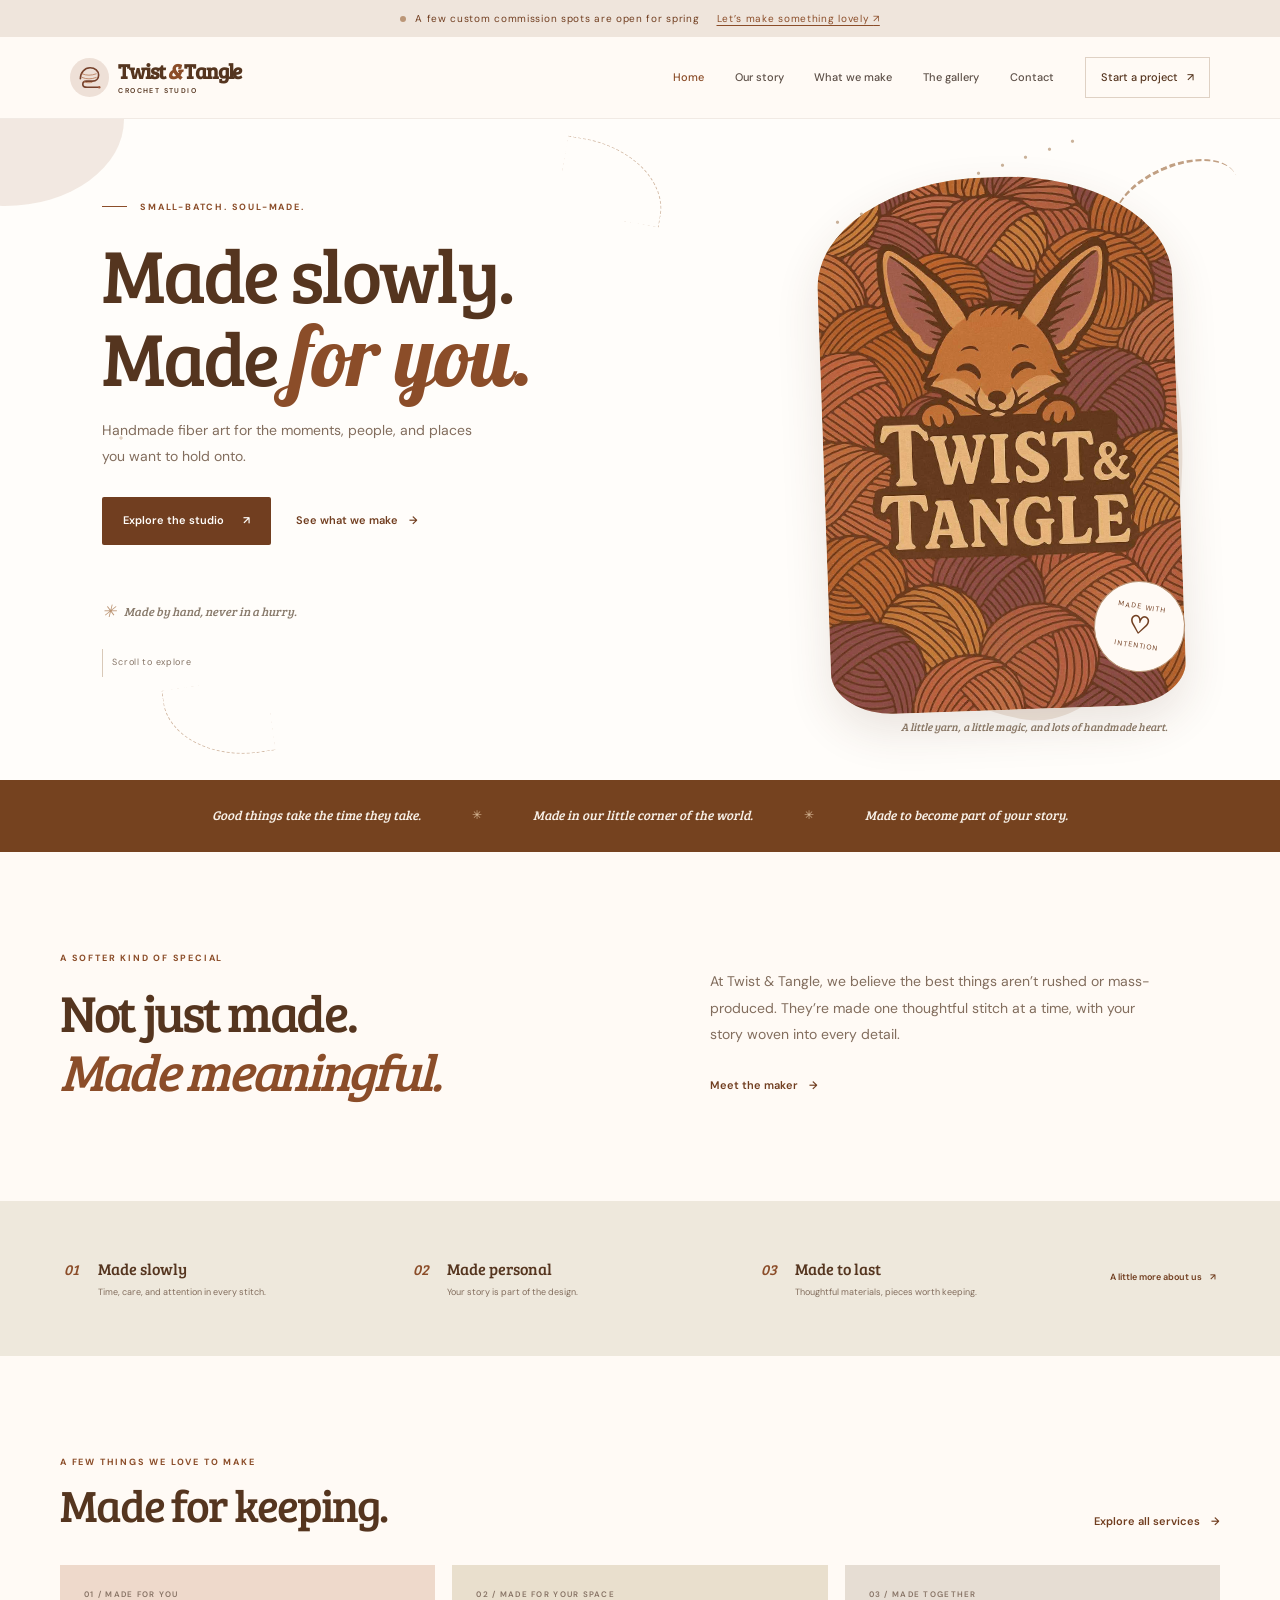
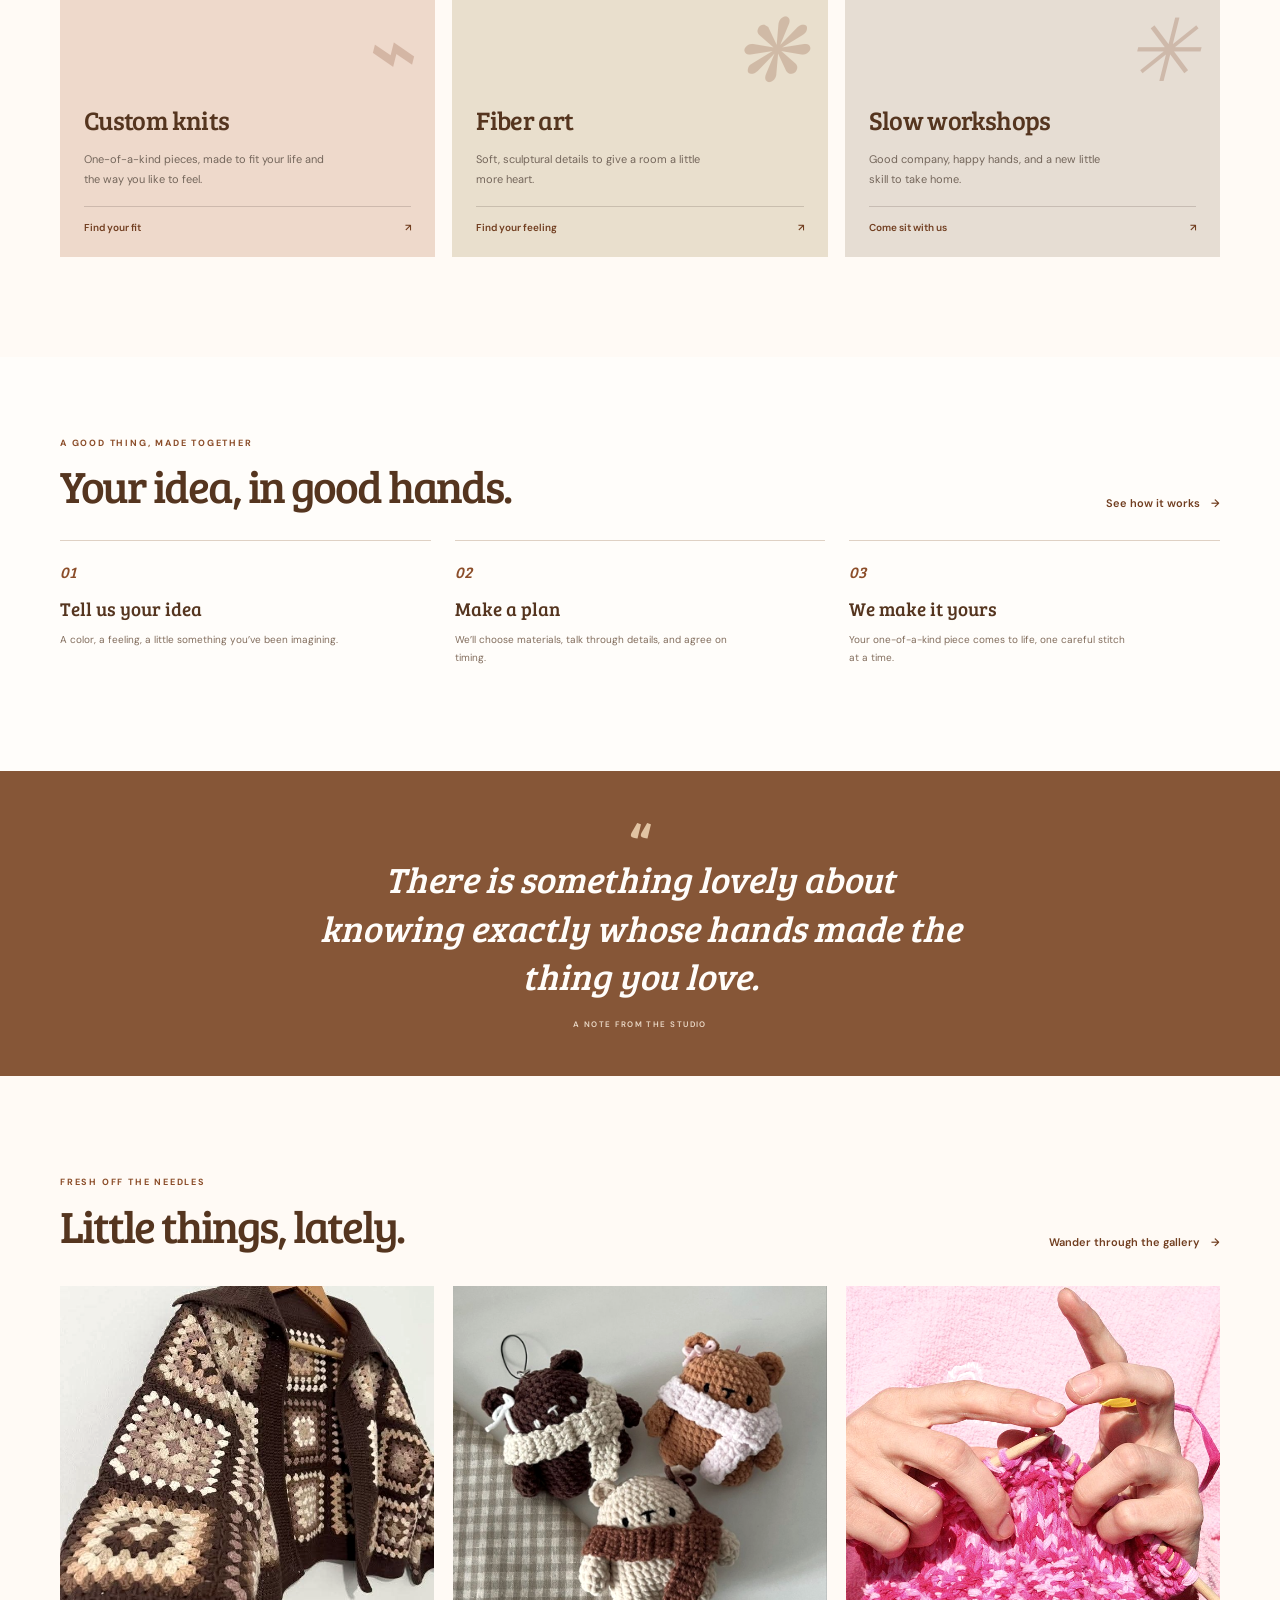
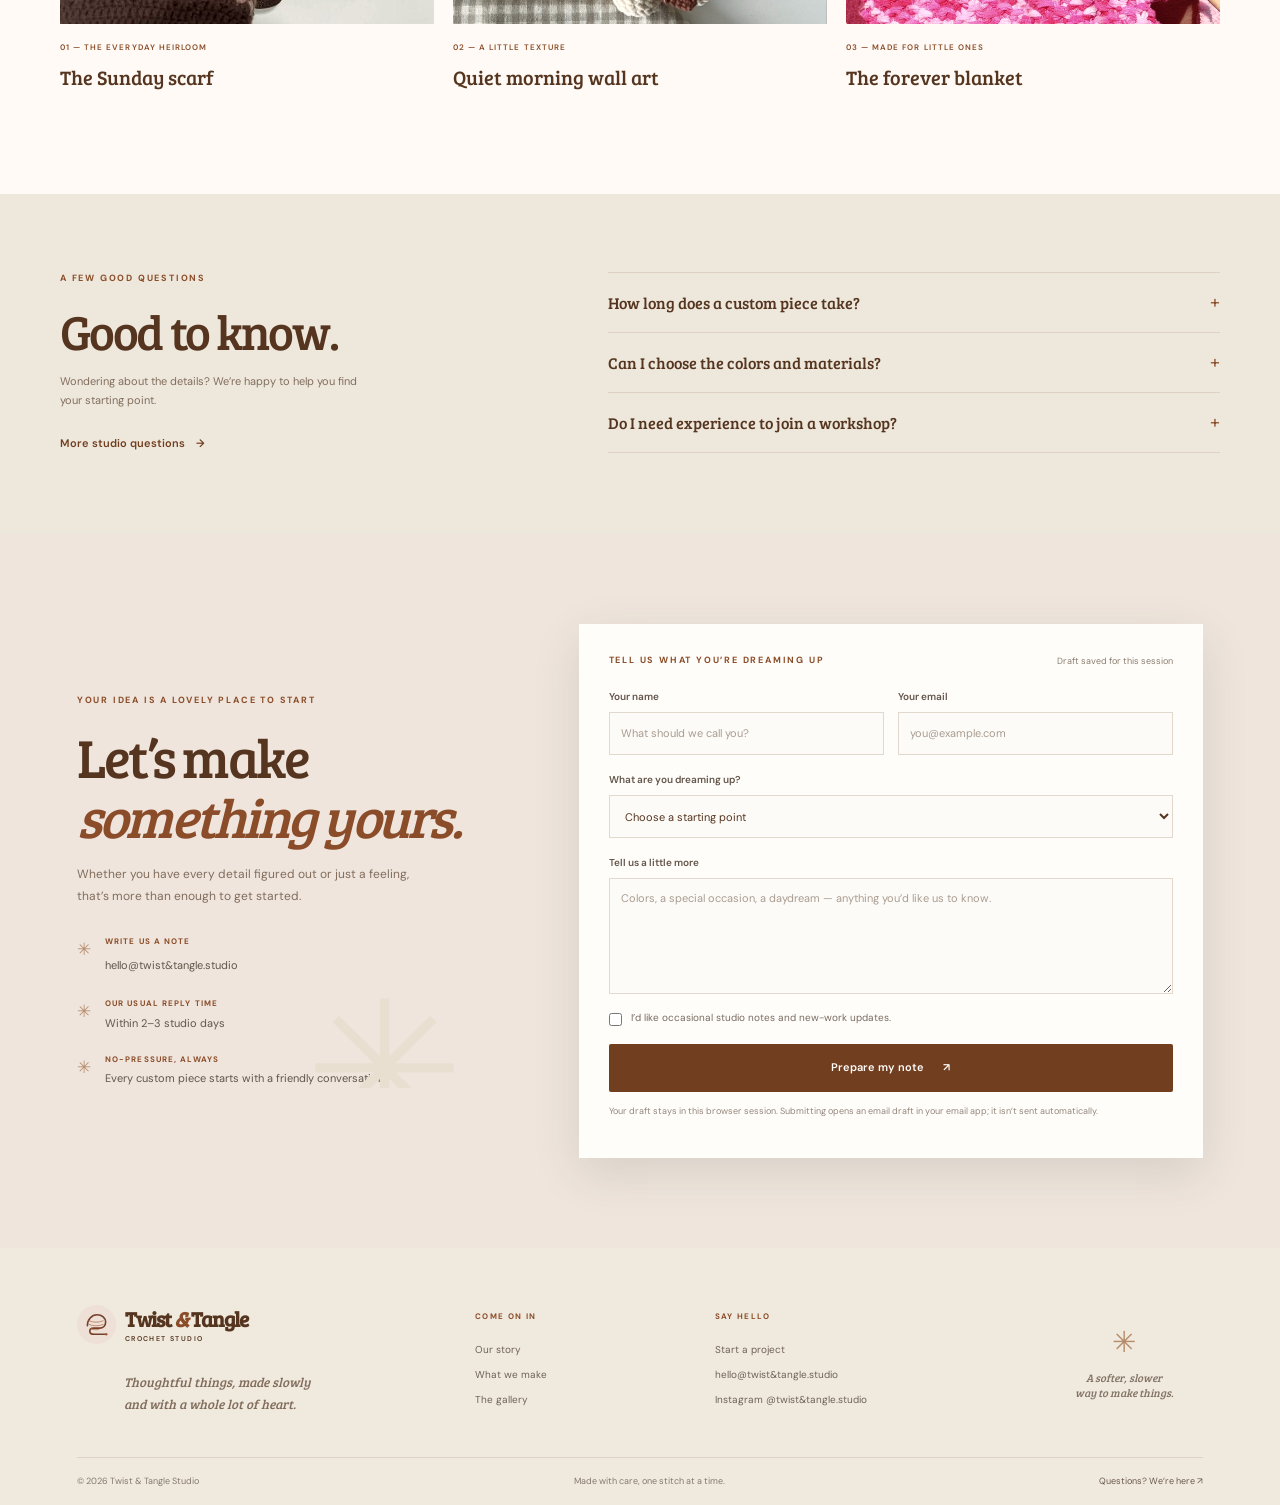
<file: index.html>
<!doctype html>
<html lang="en">
<head>
  <meta charset="utf-8">
  <meta name="viewport" content="width=device-width, initial-scale=1">
  <meta name="theme-color" content="#fffaf5">
  <meta name="description" content="Thoughtful, handmade fiber art and heirloom pieces, created slowly and made just for you.">
  <title>Twist &amp; Tangle Studio — Handmade, with heart</title>
  <link rel="icon" href="assets/images/mark.svg" type="image/svg+xml">
  <link rel="stylesheet" href="assets/css/style.css">
  <script src="assets/js/main.js" defer></script>
</head>
<body>
  <div class="announcement"><span class="announcement__dot"></span> A few custom commission spots are open for spring <a href="#contact">Let’s make something lovely <span aria-hidden="true">↗</span></a></div>
  <header class="site-header">
    <a class="brand" href="#top" aria-label="Twist and Tangle Studio home">
      <img class="brand__mark" src="assets/images/mark.svg" alt="">
      <span class="brand__text">Twist <span>&amp;</span> Tangle<small>CROCHET STUDIO</small></span>
    </a>
    <button class="menu-toggle" type="button" aria-expanded="false" aria-controls="primary-nav" aria-label="Open navigation"><span></span><span></span></button>
    <nav class="primary-nav" id="primary-nav" aria-label="Main navigation">
      <a href="#top" aria-current="page">Home</a>
      <a href="#studio">Our story</a>
      <a href="#services">What we make</a>
      <a href="#work">The gallery</a>
      <a href="#contact">Contact</a>
      <a class="nav-cta" href="#contact">Start a project <span aria-hidden="true">↗</span></a>
    </nav>
  </header>

  <main>
    <section class="hero" id="top">
      <div class="hero__stitches hero__stitches--one" aria-hidden="true">· · · · · · · · · · ·</div>
      <div class="hero__copy">
        <p class="eyebrow"><span class="eyebrow__line"></span> SMALL-BATCH. SOUL-MADE.</p>
        <h1>Made slowly.<br>Made <span class="serif-italic">for you.</span></h1>
        <p class="hero__intro">Handmade fiber art for the moments, people, and places you want to hold onto.</p>
        <div class="hero__actions">
          <a class="button button--dark" href="#services">Explore the studio <span aria-hidden="true">↗</span></a>
          <a class="text-link" href="#work">See what we make <span aria-hidden="true">→</span></a>
        </div>
        <div class="hero__note"><span class="note-flower" aria-hidden="true">✳</span> Made by hand, never in a hurry.</div>
        <a class="scroll-cue" href="#studio"><span class="scroll-cue__line" aria-hidden="true"></span> Scroll to explore</a>
      </div>
      <div class="hero__art">
        <div class="hero__art-frame">
          <img src="assets/images/p.jpg" alt="Twist & Tangle fox mascot nestled among colorful balls of yarn">
        </div>
        <div class="hero__stamp" aria-hidden="true"><span>MADE WITH</span><strong>♡</strong><span>INTENTION</span></div>
        <span class="hero__caption">A little yarn, a little magic, and lots of handmade heart.</span>
      </div>
      <span class="hero__corner hero__corner--top" aria-hidden="true"></span>
      <span class="hero__corner hero__corner--bottom" aria-hidden="true"></span>
    </section>

    <section class="intro-strip">
      <p>Good things take the time they take.</p>
      <span class="intro-strip__ornament" aria-hidden="true">✳</span>
      <p>Made in our little corner of the world.</p>
      <span class="intro-strip__ornament" aria-hidden="true">✳</span>
      <p>Made to become part of your story.</p>
    </section>

    <section class="section welcome-section" id="studio">
      <div class="section-heading">
        <p class="eyebrow">A SOFTER KIND OF SPECIAL</p>
        <h2>Not just made.<br><span class="serif-italic">Made meaningful.</span></h2>
      </div>
      <div class="welcome-section__body">
        <p>At Twist &amp; Tangle, we believe the best things aren’t rushed or mass-produced. They’re made one thoughtful stitch at a time, with your story woven into every detail.</p>
        <a class="text-link" href="about.html">Meet the maker <span aria-hidden="true">→</span></a>
      </div>
    </section>

    <section class="studio-values" aria-label="What matters at Twist and Tangle">
      <div class="studio-values__inner">
        <article><span>01</span><h3>Made slowly</h3><p>Time, care, and attention in every stitch.</p></article>
        <article><span>02</span><h3>Made personal</h3><p>Your story is part of the design.</p></article>
        <article><span>03</span><h3>Made to last</h3><p>Thoughtful materials, pieces worth keeping.</p></article>
        <a class="studio-values__link" href="about.html">A little more about us <span aria-hidden="true">↗</span></a>
      </div>
    </section>

    <section class="section offerings-section" id="services">
      <div class="section-topline">
        <div><p class="eyebrow">A FEW THINGS WE LOVE TO MAKE</p><h2>Made for keeping.</h2></div>
        <a class="text-link" href="services.html">Explore all services <span aria-hidden="true">→</span></a>
      </div>
      <div class="offering-grid">
        <a class="offering-card offering-card--rose" href="services.html#custom-knit">
          <span class="offering-card__number">01 / MADE FOR YOU</span>
          <span class="offering-card__illustration" aria-hidden="true">⌁</span>
          <h3>Custom knits</h3><p>One-of-a-kind pieces, made to fit your life and the way you like to feel.</p>
          <span class="offering-card__link">Find your fit <span aria-hidden="true">↗</span></span>
        </a>
        <a class="offering-card offering-card--sand" href="services.html#fiber-art">
          <span class="offering-card__number">02 / MADE FOR YOUR SPACE</span>
          <span class="offering-card__illustration" aria-hidden="true">❋</span>
          <h3>Fiber art</h3><p>Soft, sculptural details to give a room a little more heart.</p>
          <span class="offering-card__link">Find your feeling <span aria-hidden="true">↗</span></span>
        </a>
        <a class="offering-card offering-card--sage" href="services.html#workshops">
          <span class="offering-card__number">03 / MADE TOGETHER</span>
          <span class="offering-card__illustration" aria-hidden="true">✳</span>
          <h3>Slow workshops</h3><p>Good company, happy hands, and a new little skill to take home.</p>
          <span class="offering-card__link">Come sit with us <span aria-hidden="true">↗</span></span>
        </a>
      </div>
    </section>

    <section class="home-process">
      <div class="section">
        <div class="section-topline">
          <div><p class="eyebrow">A GOOD THING, MADE TOGETHER</p><h2>Your idea, in good hands.</h2></div>
          <a class="text-link" href="services.html">See how it works <span aria-hidden="true">→</span></a>
        </div>
        <div class="home-process__steps">
          <article><span>01</span><h3>Tell us your idea</h3><p>A color, a feeling, a little something you’ve been imagining.</p></article>
          <article><span>02</span><h3>Make a plan</h3><p>We’ll choose materials, talk through details, and agree on timing.</p></article>
          <article><span>03</span><h3>We make it yours</h3><p>Your one-of-a-kind piece comes to life, one careful stitch at a time.</p></article>
        </div>
      </div>
    </section>

    <section class="quote-band">
      <span class="quote-band__mark" aria-hidden="true">“</span>
      <blockquote>There is something lovely about knowing exactly whose hands made the thing you love.</blockquote>
      <span class="quote-band__caption">A NOTE FROM THE STUDIO</span>
    </section>

    <section class="section featured-work" id="work">
      <div class="section-topline">
        <div><p class="eyebrow">FRESH OFF THE NEEDLES</p><h2>Little things, lately.</h2></div>
        <a class="text-link" href="work.html">Wander through the gallery <span aria-hidden="true">→</span></a>
      </div>
      <div class="featured-grid">
        <a class="featured-card" href="work.html"><img src="assets/images/photos/g.jpg" alt="Close view of a handmade wool sweater in charcoal and cream"><span>01 — THE EVERYDAY HEIRLOOM</span><h3>The Sunday scarf</h3></a>
        <a class="featured-card" href="work.html"><img src="assets/images/photos/cc.jpg" alt="Handwoven red and dark brown textile wall hanging"><span>02 — A LITTLE TEXTURE</span><h3>Quiet morning wall art</h3></a>
        <a class="featured-card" href="work.html"><img src="assets/images/photos/pink-knitting.jpg" alt="Hands knitting a bright pink wool piece with wooden needles"><span>03 — MADE FOR LITTLE ONES</span><h3>The forever blanket</h3></a>
      </div>
    </section>

    <section class="home-faq" id="good-to-know">
      <div class="section">
        <div class="home-faq__intro"><p class="eyebrow">A FEW GOOD QUESTIONS</p><h2>Good to know.</h2><p>Wondering about the details? We’re happy to help you find your starting point.</p><a class="text-link" href="services.html">More studio questions <span aria-hidden="true">→</span></a></div>
        <div class="faq-list">
          <details><summary>How long does a custom piece take?<span aria-hidden="true">+</span></summary><p>Most custom pieces take around 3–6 weeks once the design and materials are agreed. We’ll confirm a clear timeline before we begin.</p></details>
          <details><summary>Can I choose the colors and materials?<span aria-hidden="true">+</span></summary><p>Absolutely. We’ll help you choose from a thoughtful selection of fibers and colors to make the finished piece feel like yours.</p></details>
          <details><summary>Do I need experience to join a workshop?<span aria-hidden="true">+</span></summary><p>Not at all. Our small-group sessions welcome complete beginners, and all the materials are provided.</p></details>
        </div>
      </div>
    </section>

    <section class="contact-layout section" id="contact">
      <div class="contact-details"><p class="eyebrow">YOUR IDEA IS A LOVELY PLACE TO START</p><h2>Let’s make<br><span class="serif-italic">something yours.</span></h2><p>Whether you have every detail figured out or just a feeling, that’s more than enough to get started.</p><div class="contact-detail"><span aria-hidden="true">✳</span><div><small>WRITE US A NOTE</small><a href="mailto:hello@twist&tangle.studio">hello@twist&tangle.studio</a></div></div><div class="contact-detail"><span aria-hidden="true">✳</span><div><small>OUR USUAL REPLY TIME</small><p>Within 2–3 studio days</p></div></div><div class="contact-detail"><span aria-hidden="true">✳</span><div><small>NO-PRESSURE, ALWAYS</small><p>Every custom piece starts with a friendly conversation.</p></div></div><div class="contact-flower" aria-hidden="true">✳</div></div>
      <form class="inquiry-form" id="inquiry-form" data-inquiry-form>
        <div class="form-heading"><p class="eyebrow">TELL US WHAT YOU’RE DREAMING UP</p><span class="draft-status" data-draft-status>Draft saved for this session</span></div>
        <div class="form-row"><label>Your name<input type="text" name="name" autocomplete="name" placeholder="What should we call you?" required></label><label>Your email<input type="email" name="email" autocomplete="email" placeholder="you@example.com" required></label></div>
        <label>What are you dreaming up?<select name="project" required><option value="">Choose a starting point</option><option>Custom knits</option><option>Fiber art &amp; home</option><option>Slow workshops</option><option>A little bit of everything</option><option>Not sure yet</option></select></label>
        <div class="selected-inquiries" data-selected-inquiries hidden></div>
        <label>Tell us a little more<textarea name="message" rows="5" placeholder="Colors, a special occasion, a daydream — anything you’d like us to know."></textarea></label>
        <label class="checkbox-label"><input type="checkbox" name="updates"><span>I’d like occasional studio notes and new-work updates.</span></label>
        <button class="button button--dark form-submit" type="submit">Prepare my note <span aria-hidden="true">↗</span></button>
        <p class="form-footnote">Your draft stays in this browser session. Submitting opens an email draft in your email app; it isn’t sent automatically.</p>
        <p class="form-message" role="status" aria-live="polite" data-form-message></p>
      </form>
    </section>
  </main>

  <footer class="site-footer">
    <div class="footer-main">
      <div class="footer-about"><a class="brand brand--footer" href="#top"><img class="brand__mark" src="assets/images/mark.svg" alt=""><span class="brand__text">Twist <span>&amp;</span> Tangle<small>CROCHET STUDIO</small></span></a><p>Thoughtful things, made slowly<br>and with a whole lot of heart.</p></div>
      <div class="footer-column"><span class="footer-heading">COME ON IN</span><a href="#studio">Our story</a><a href="#services">What we make</a><a href="#work">The gallery</a></div>
      <div class="footer-column"><span class="footer-heading">SAY HELLO</span><a href="#contact">Start a project</a><a href="mailto:hello@twist&tangle.studio">hello@twist&tangle.studio</a><span>Instagram <span aria-label="at">@</span>twist&tangle.studio</span></div>
      <div class="footer-note"><span aria-hidden="true">✳</span><p>A softer, slower<br>way to make things.</p></div>
    </div>
    
    <div class="footer-bottom"><span>© <span data-year>2025</span> Twist &amp; Tangle Studio</span><span>Made with care, one stitch at a time.</span><a href="#contact">Questions? We’re here <span aria-hidden="true">↗</span></a></div>
  </footer>
  <div class="toast" role="status" aria-live="polite"></div>
</body>
</html>
</file>
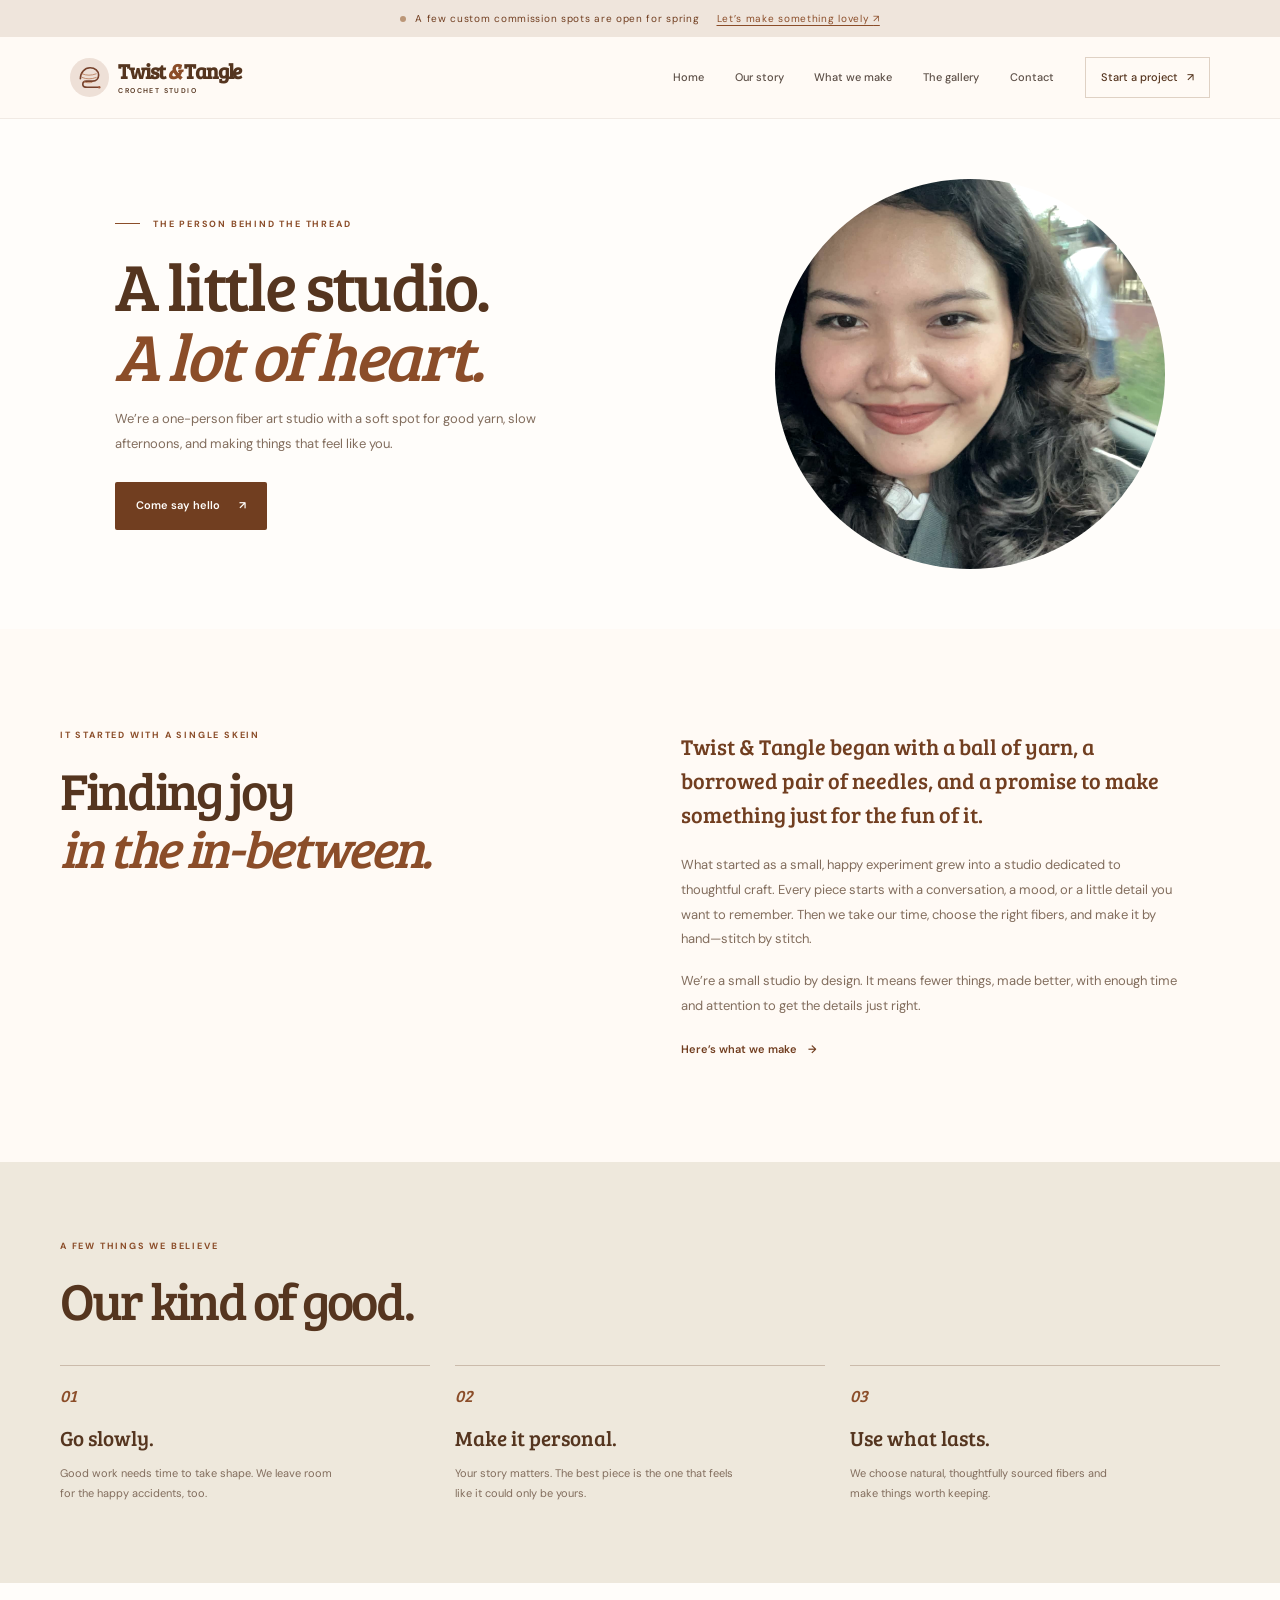
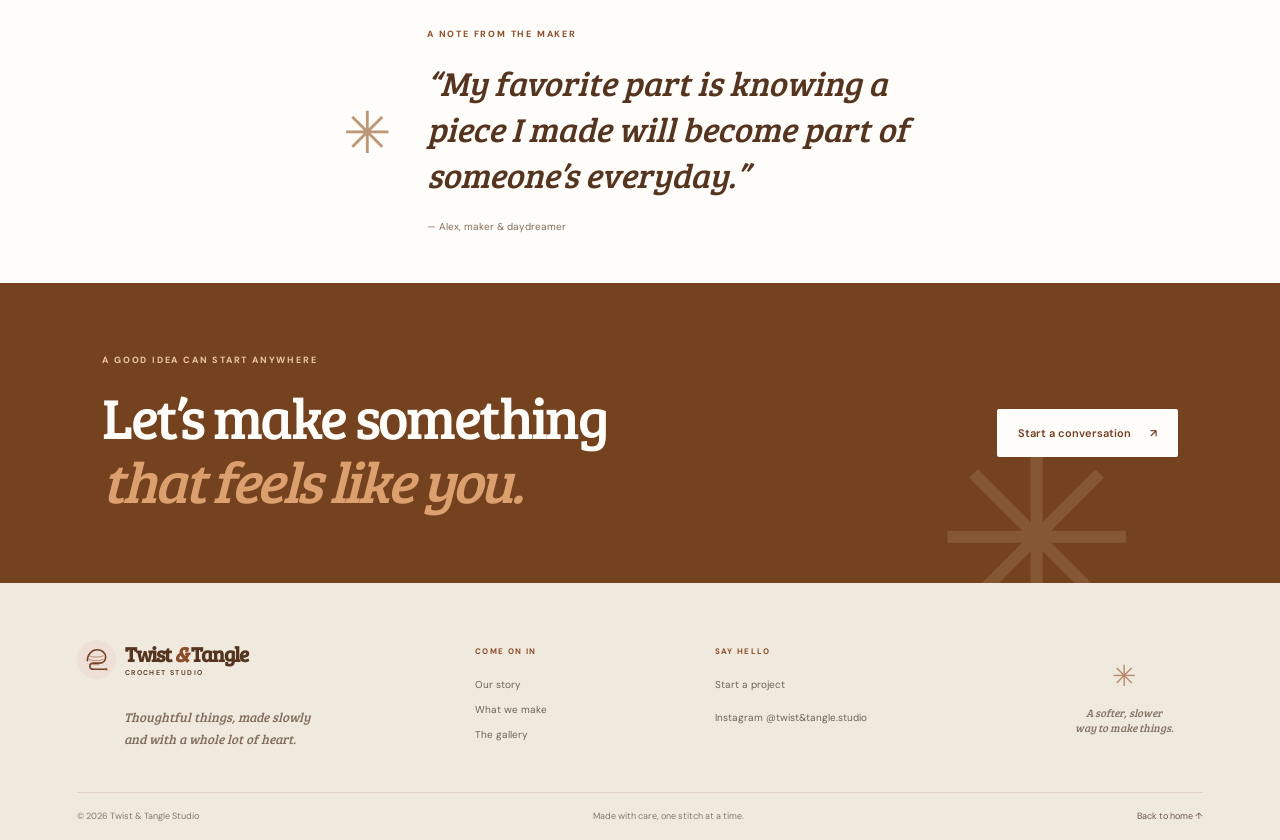
<file: about.html>
<!doctype html>
<html lang="en">
<head>
  <meta charset="utf-8">
  <meta name="viewport" content="width=device-width, initial-scale=1">
  <meta name="theme-color" content="#fffaf5">
  <meta name="description" content="Meet the maker behind Twist & Tangle Studio and the story stitched into every piece.">
  <title>Our story — Twist &amp; Tangle Studio</title>
  <link rel="icon" href="assets/images/mark.svg" type="image/svg+xml">
  <link rel="stylesheet" href="assets/css/style.css">
  <script src="assets/js/main.js" defer></script>
</head>
<body>
  <div class="announcement"><span class="announcement__dot"></span> A few custom commission spots are open for spring <a href="index.html#contact">Let’s make something lovely <span aria-hidden="true">↗</span></a></div>
  <header class="site-header">
    <a class="brand" href="index.html#top" aria-label="Twist and Tangle Studio home"><img class="brand__mark" src="assets/images/mark.svg" alt=""><span class="brand__text">Twist <span>&amp;</span> Tangle<small>CROCHET STUDIO</small></span></a>
    <button class="menu-toggle" type="button" aria-expanded="false" aria-controls="primary-nav" aria-label="Open navigation"><span></span><span></span></button>
    <nav class="primary-nav" id="primary-nav" aria-label="Main navigation">
      <a href="index.html#top">Home</a><a href="index.html#studio">Our story</a><a href="index.html#services">What we make</a><a href="index.html#work">The gallery</a><a href="index.html#contact">Contact</a><a class="nav-cta" href="index.html#contact">Start a project <span aria-hidden="true">↗</span></a>
    </nav>
  </header>
  <main>
    <section class="page-hero page-hero--split">
      <div><p class="eyebrow"><span class="eyebrow__line"></span> THE PERSON BEHIND THE THREAD</p><h1>A little studio.<br><span class="serif-italic">A lot of heart.</span></h1><p>We’re a one-person fiber art studio with a soft spot for good yarn, slow afternoons, and making things that feel like you.</p><a class="button button--dark" href="index.html#contact">Come say hello <span aria-hidden="true">↗</span></a></div>
      <div class="page-hero__art"><img src="assets/images/photos/cen.jpg" alt="Hand-knitted wool sweater with natural handspun yarn"></div>
    </section>
    <section class="section story-section">
      <div class="section-heading"><p class="eyebrow">IT STARTED WITH A SINGLE SKEIN</p><h2>Finding joy<br><span class="serif-italic">in the in-between.</span></h2></div>
      <div class="story-copy"><p class="lead">Twist &amp; Tangle began with a ball of yarn, a borrowed pair of needles, and a promise to make something just for the fun of it.</p><p>What started as a small, happy experiment grew into a studio dedicated to thoughtful craft. Every piece starts with a conversation, a mood, or a little detail you want to remember. Then we take our time, choose the right fibers, and make it by hand—stitch by stitch.</p><p>We’re a small studio by design. It means fewer things, made better, with enough time and attention to get the details just right.</p><a class="text-link" href="index.html#services">Here’s what we make <span aria-hidden="true">→</span></a></div>
    </section>
    <section class="values-section">
      <div class="section section--compact"><p class="eyebrow">A FEW THINGS WE BELIEVE</p><h2>Our kind of good.</h2>
        <div class="values-grid"><article><span>01</span><h3>Go slowly.</h3><p>Good work needs time to take shape. We leave room for the happy accidents, too.</p></article><article><span>02</span><h3>Make it personal.</h3><p>Your story matters. The best piece is the one that feels like it could only be yours.</p></article><article><span>03</span><h3>Use what lasts.</h3><p>We choose natural, thoughtfully sourced fibers and make things worth keeping.</p></article></div>
      </div>
    </section>
    <section class="maker-note"><span class="maker-note__flower" aria-hidden="true">✳</span><div><p class="eyebrow">A NOTE FROM THE MAKER</p><blockquote>“My favorite part is knowing a piece I made will become part of someone’s everyday.”</blockquote><span>— Alex, maker &amp; daydreamer</span></div></section>
    <section class="closing-cta"><div><p class="eyebrow">A GOOD IDEA CAN START ANYWHERE</p><h2>Let’s make something<br><span class="serif-italic">that feels like you.</span></h2></div><a class="button button--light" href="index.html#contact">Start a conversation <span aria-hidden="true">↗</span></a><span class="closing-cta__flower" aria-hidden="true">✳</span></section>
  </main>
  <footer class="site-footer"><div class="footer-main"><div class="footer-about"><a class="brand brand--footer" href="index.html#top"><img class="brand__mark" src="assets/images/mark.svg" alt=""><span class="brand__text">Twist <span>&amp;</span> Tangle<small>CROCHET STUDIO</small></span></a><p>Thoughtful things, made slowly<br>and with a whole lot of heart.</p></div><div class="footer-column"><span class="footer-heading">COME ON IN</span><a href="index.html#studio">Our story</a><a href="index.html#services">What we make</a><a href="index.html#work">The gallery</a></div><div class="footer-column"><span class="footer-heading">SAY HELLO</span><a href="index.html#contact">Start a project</a><a href="mailto:hello@twist&tangle.studio"></a><span>Instagram <span aria-label="at">@</span>twist&tangle.studio</span></div><div class="footer-note"><span aria-hidden="true">✳</span><p>A softer, slower<br>way to make things.</p></div></div><div class="footer-bottom"><span>© <span data-year>2025</span> Twist &amp; Tangle Studio</span><span>Made with care, one stitch at a time.</span><a href="index.html#top">Back to home <span aria-hidden="true">↑</span></a></div></footer>
  <div class="toast" role="status" aria-live="polite"></div>
</body>
</html>
</file>
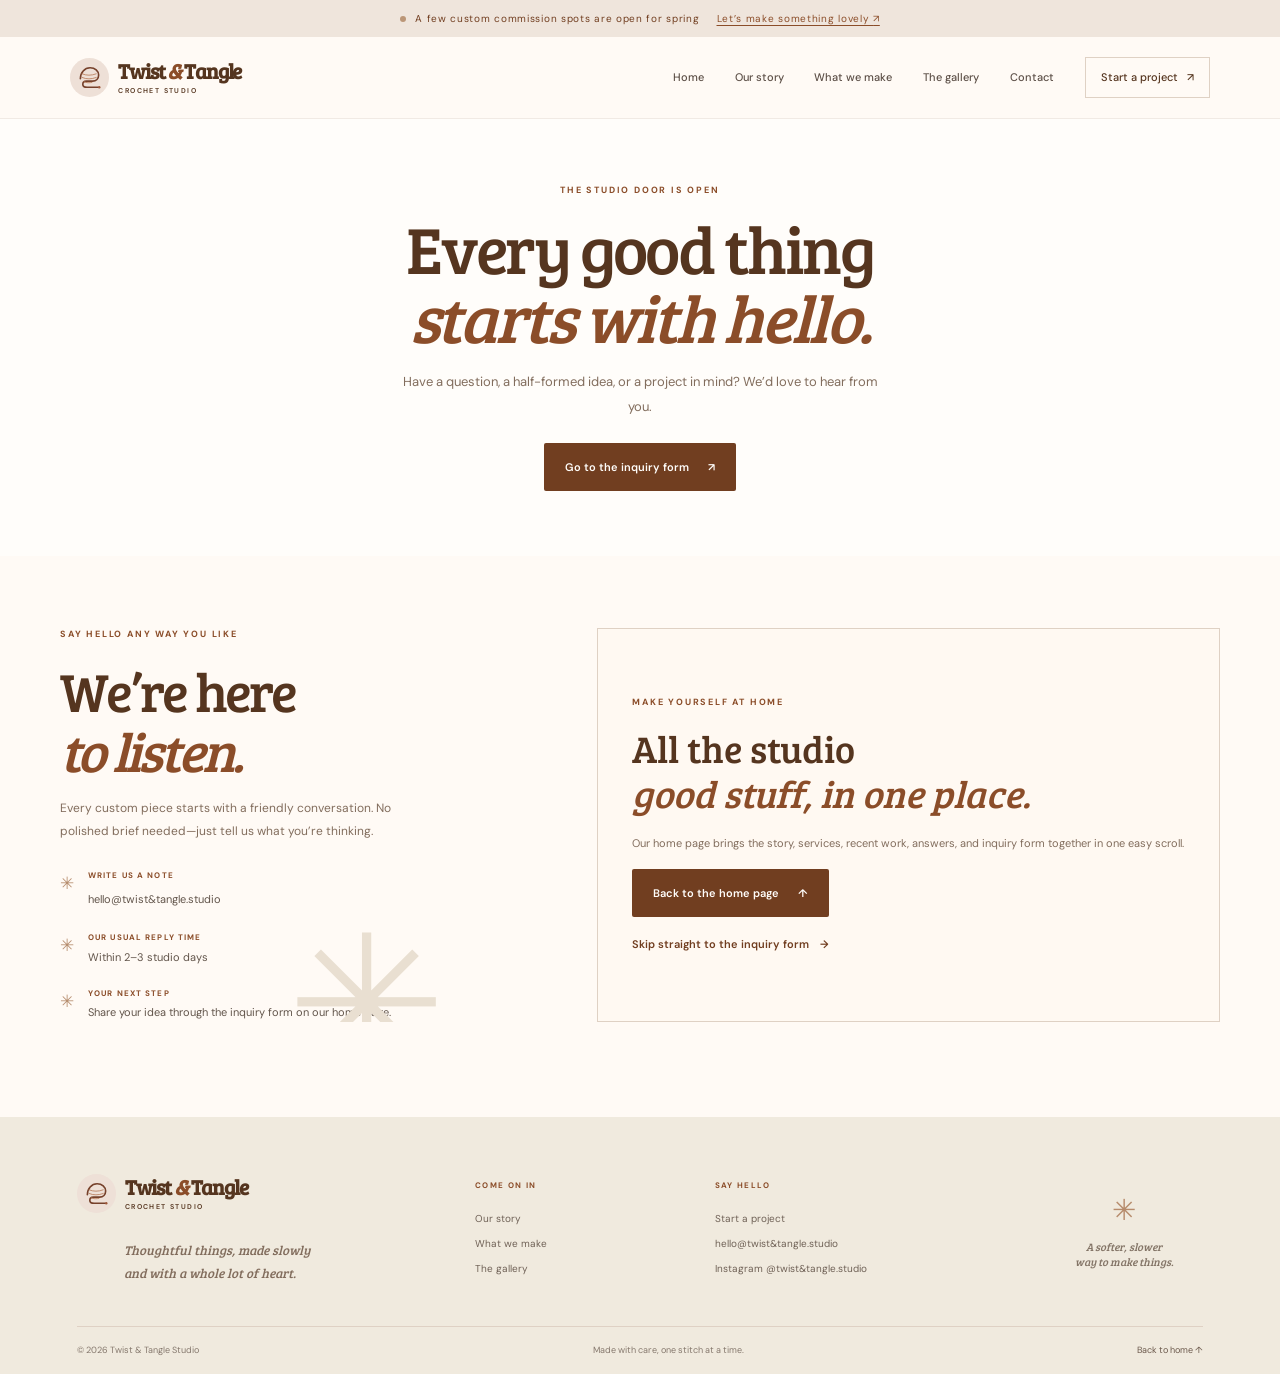
<file: contact.html>
<!doctype html>
<html lang="en">
<head>
  <meta charset="utf-8">
  <meta name="viewport" content="width=device-width, initial-scale=1">
  <meta name="theme-color" content="#fffaf5">
  <meta name="description" content="Tell Twist & Tangle Studio what you have in mind. Start a custom commission, ask a question, or find out about workshops.">
  <title>Say hello — Twist &amp; Tangle Studio</title>
  <link rel="icon" href="assets/images/mark.svg" type="image/svg+xml">
  <link rel="stylesheet" href="assets/css/style.css">
  <script src="assets/js/main.js" defer></script>
</head>
<body>
  <div class="announcement"><span class="announcement__dot"></span> A few custom commission spots are open for spring <a href="index.html#contact">Let’s make something lovely <span aria-hidden="true">↗</span></a></div>
  <header class="site-header"><a class="brand" href="index.html#top" aria-label="Twist and Tangle Studio home"><img class="brand__mark" src="assets/images/mark.svg" alt=""><span class="brand__text">Twist <span>&amp;</span> Tangle<small>CROCHET STUDIO</small></span></a><button class="menu-toggle" type="button" aria-expanded="false" aria-controls="primary-nav" aria-label="Open navigation"><span></span><span></span></button><nav class="primary-nav" id="primary-nav" aria-label="Main navigation"><a href="index.html#top">Home</a><a href="index.html#studio">Our story</a><a href="index.html#services">What we make</a><a href="index.html#work">The gallery</a><a href="index.html#contact">Contact</a><a class="nav-cta" href="index.html#contact">Start a project <span aria-hidden="true">↗</span></a></nav></header>
  <main>
    <section class="page-hero page-hero--center contact-hero"><p class="eyebrow">THE STUDIO DOOR IS OPEN</p><h1>Every good thing<br><span class="serif-italic">starts with hello.</span></h1><p>Have a question, a half-formed idea, or a project in mind? We’d love to hear from you.</p><a class="button button--dark" href="index.html#contact">Go to the inquiry form <span aria-hidden="true">↗</span></a></section>
    <section class="contact-layout section">
      <div class="contact-details"><p class="eyebrow">SAY HELLO ANY WAY YOU LIKE</p><h2>We’re here<br><span class="serif-italic">to listen.</span></h2><p>Every custom piece starts with a friendly conversation. No polished brief needed—just tell us what you’re thinking.</p><div class="contact-detail"><span aria-hidden="true">✳</span><div><small>WRITE US A NOTE</small><a href="mailto:hello@twist&tangle.studio">hello@twist&tangle.studio</a></div></div><div class="contact-detail"><span aria-hidden="true">✳</span><div><small>OUR USUAL REPLY TIME</small><p>Within 2–3 studio days</p></div></div><div class="contact-detail"><span aria-hidden="true">✳</span><div><small>YOUR NEXT STEP</small><p>Share your idea through the inquiry form on our home page.</p></div></div><div class="contact-flower" aria-hidden="true">✳</div></div>
      <div class="contact-card"><p class="eyebrow">MAKE YOURSELF AT HOME</p><h2>All the studio<br><span class="serif-italic">good stuff, in one place.</span></h2><p>Our home page brings the story, services, recent work, answers, and inquiry form together in one easy scroll.</p><a class="button button--dark" href="index.html#top">Back to the home page <span aria-hidden="true">↑</span></a><a class="text-link" href="index.html#contact">Skip straight to the inquiry form <span aria-hidden="true">→</span></a></div>
    </section>
  </main>
  <footer class="site-footer"><div class="footer-main"><div class="footer-about"><a class="brand brand--footer" href="index.html#top"><img class="brand__mark" src="assets/images/mark.svg" alt=""><span class="brand__text">Twist <span>&amp;</span> Tangle<small>CROCHET STUDIO</small></span></a><p>Thoughtful things, made slowly<br>and with a whole lot of heart.</p></div><div class="footer-column"><span class="footer-heading">COME ON IN</span><a href="index.html#studio">Our story</a><a href="index.html#services">What we make</a><a href="index.html#work">The gallery</a></div><div class="footer-column"><span class="footer-heading">SAY HELLO</span><a href="index.html#contact">Start a project</a><a href="mailto:hello@twist&tangle.studio">hello@twist&tangle.studio</a><span>Instagram <span aria-label="at">@</span>twist&tangle.studio</span></div><div class="footer-note"><span aria-hidden="true">✳</span><p>A softer, slower<br>way to make things.</p></div></div><div class="footer-bottom"><span>© <span data-year>2025</span> Twist &amp; Tangle Studio</span><span>Made with care, one stitch at a time.</span><a href="index.html#top">Back to home <span aria-hidden="true">↑</span></a></div></footer>
  <div class="toast" role="status" aria-live="polite"></div>
</body>
</html>
</file>
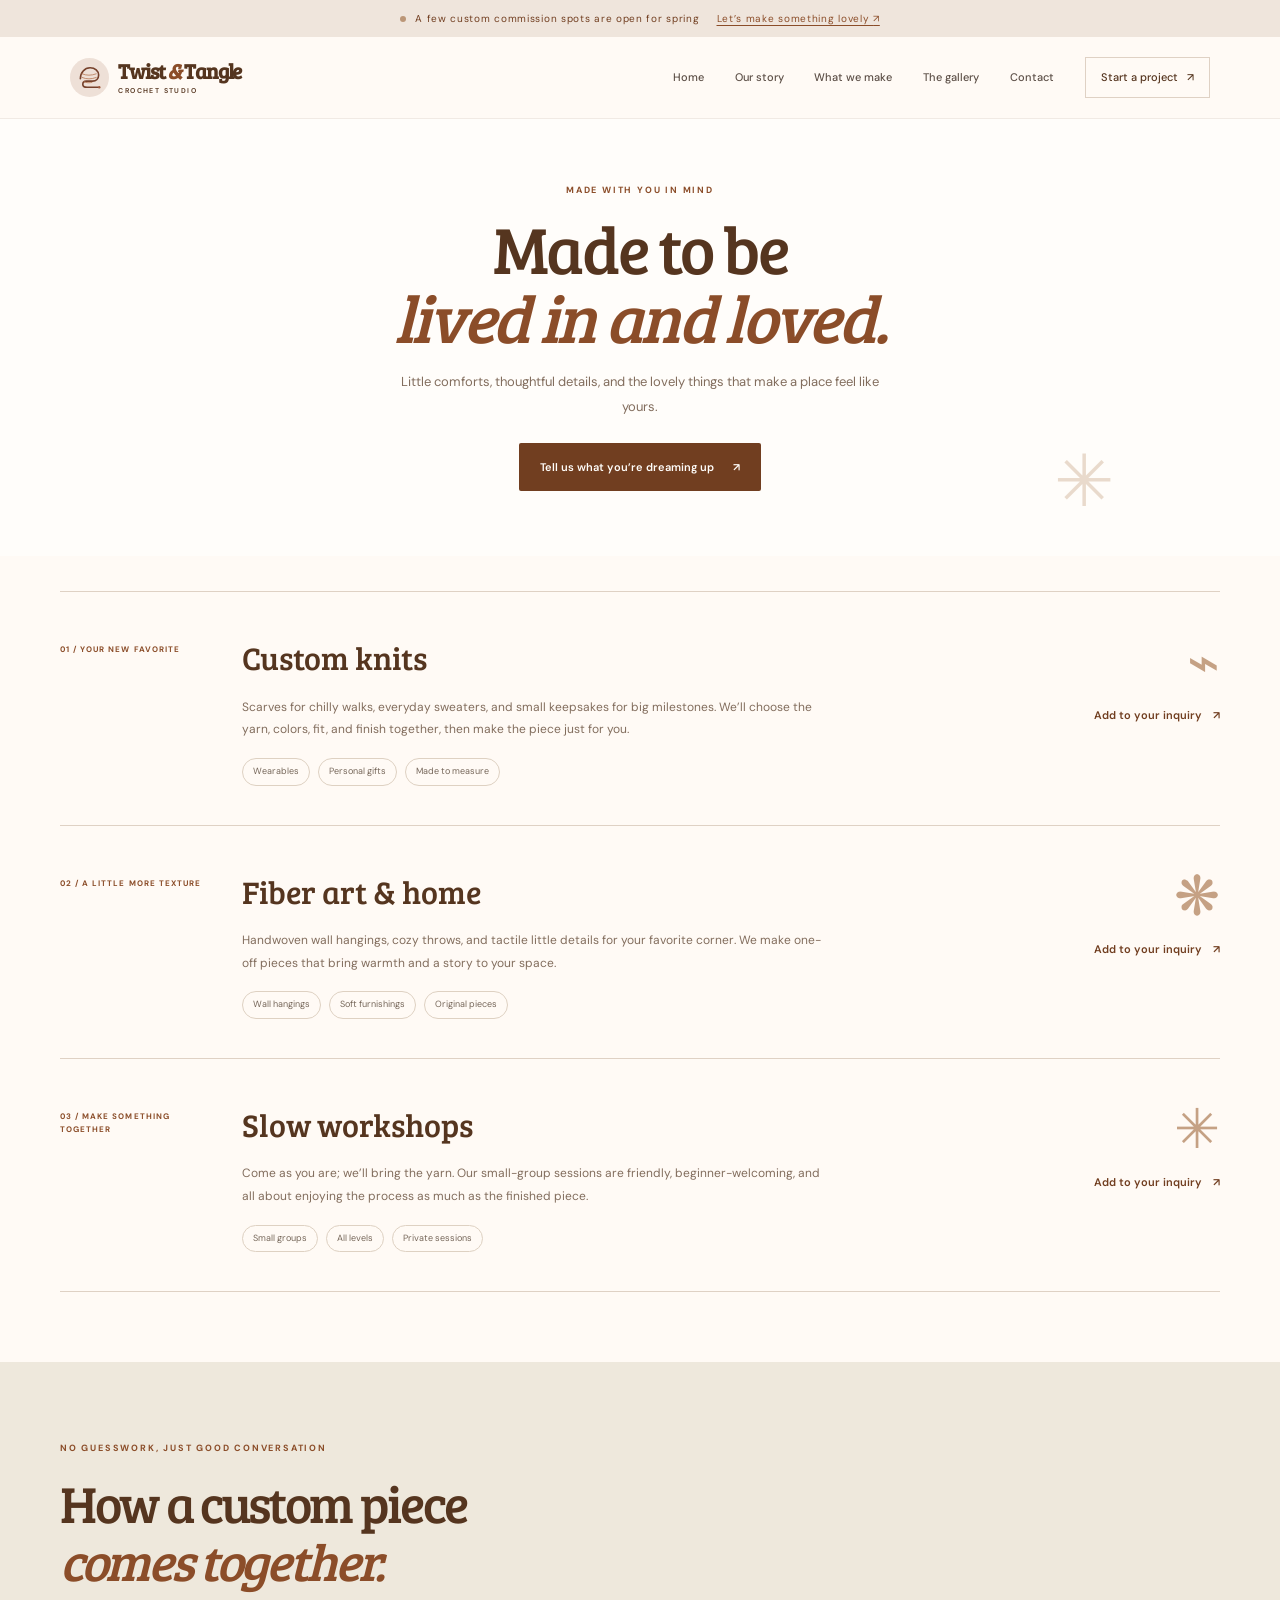
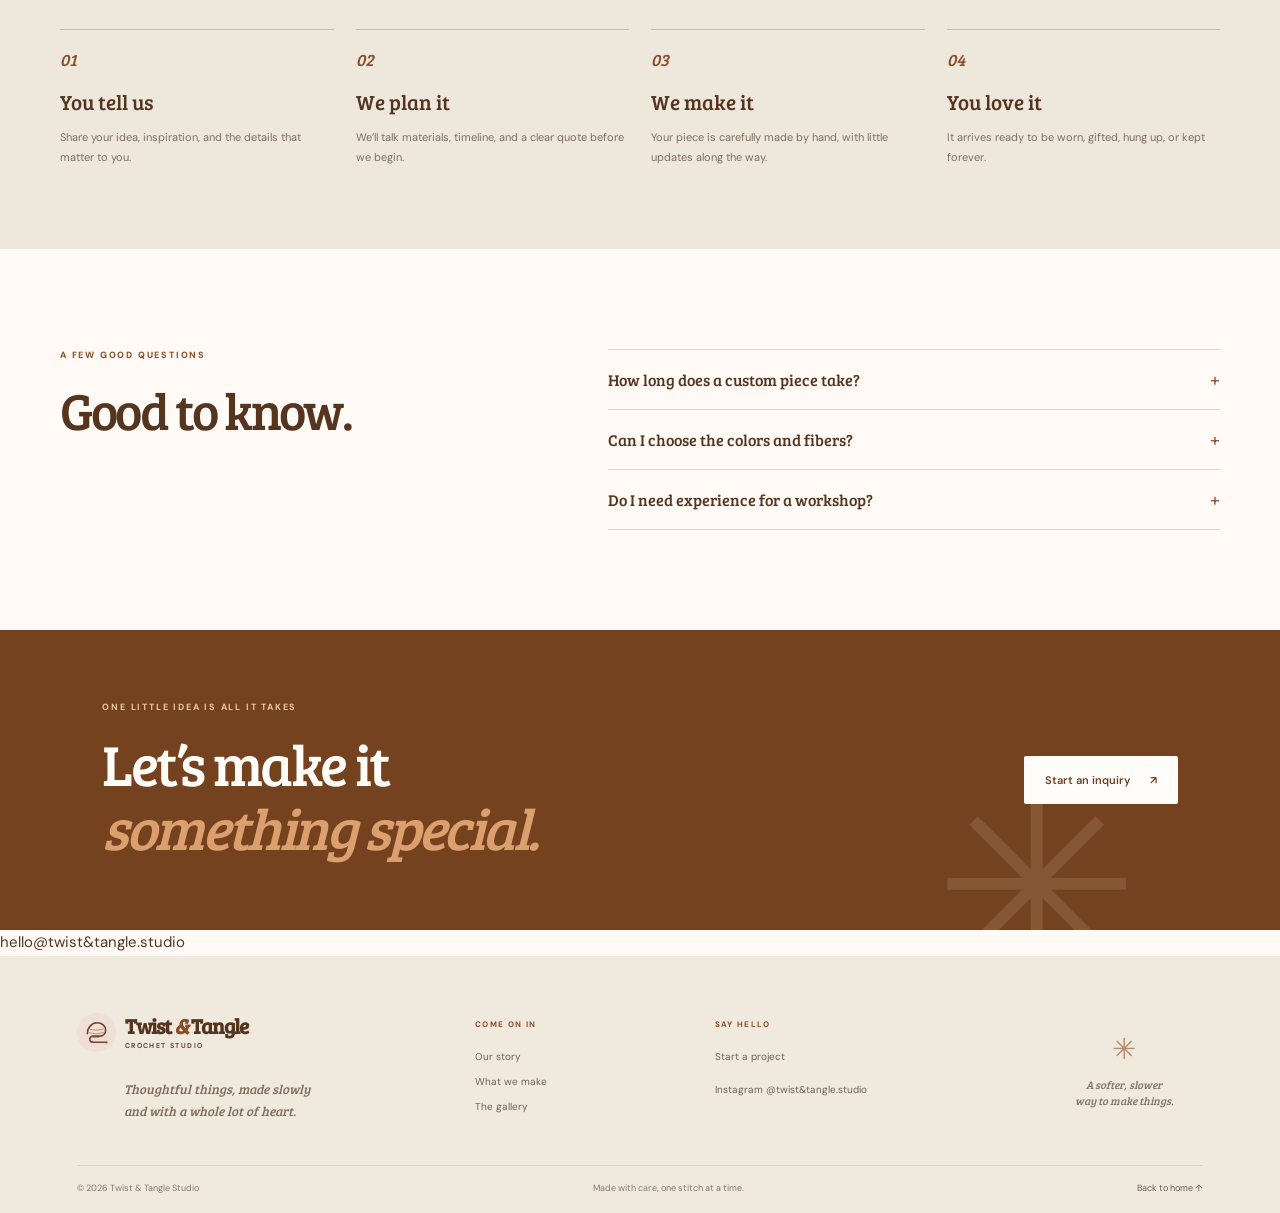
<file: services.html>
<!doctype html>
<html lang="en">
<head>
  <meta charset="utf-8">
  <meta name="viewport" content="width=device-width, initial-scale=1">
  <meta name="theme-color" content="#fffaf5">
  <meta name="description" content="Explore custom knits, original fiber art, and small-group workshops from Twist & Tangle Studio.">
  <title>What we make — Twist &amp; Tangle Studio</title>
  <link rel="icon" href="assets/images/mark.svg" type="image/svg+xml">
  <link rel="stylesheet" href="assets/css/style.css">
  <script src="assets/js/main.js" defer></script>
</head>
<body>
  <div class="announcement"><span class="announcement__dot"></span> A few custom commission spots are open for spring <a href="index.html#contact">Let’s make something lovely <span aria-hidden="true">↗</span></a></div>
  <header class="site-header"><a class="brand" href="index.html#top" aria-label="Twist and Tangle Studio home"><img class="brand__mark" src="assets/images/mark.svg" alt=""><span class="brand__text">Twist <span>&amp;</span> Tangle<small>CROCHET STUDIO</small></span></a><button class="menu-toggle" type="button" aria-expanded="false" aria-controls="primary-nav" aria-label="Open navigation"><span></span><span></span></button><nav class="primary-nav" id="primary-nav" aria-label="Main navigation"><a href="index.html#top">Home</a><a href="index.html#studio">Our story</a><a href="index.html#services">What we make</a><a href="index.html#work">The gallery</a><a href="index.html#contact">Contact</a><a class="nav-cta" href="index.html#contact">Start a project <span aria-hidden="true">↗</span></a></nav></header>
  <main>
    <section class="page-hero page-hero--center"><p class="eyebrow">MADE WITH YOU IN MIND</p><h1>Made to be<br><span class="serif-italic">lived in and loved.</span></h1><p>Little comforts, thoughtful details, and the lovely things that make a place feel like yours.</p><a class="button button--dark" href="index.html#contact">Tell us what you’re dreaming up <span aria-hidden="true">↗</span></a><span class="page-hero__ornament" aria-hidden="true">✳</span></section>
    <section class="services-list section">
      <article class="service-row" id="custom-knit"><div class="service-row__number">01 / YOUR NEW FAVORITE</div><div><h2>Custom knits</h2><p>Scarves for chilly walks, everyday sweaters, and small keepsakes for big milestones. We’ll choose the yarn, colors, fit, and finish together, then make the piece just for you.</p><div class="service-tags"><span>Wearables</span><span>Personal gifts</span><span>Made to measure</span></div></div><div class="service-row__aside"><span class="service-row__icon" aria-hidden="true">⌁</span><button class="text-link inquiry-add" type="button" data-inquiry="Custom knits">Add to your inquiry <span aria-hidden="true">↗</span></button></div></article>
      <article class="service-row" id="fiber-art"><div class="service-row__number">02 / A LITTLE MORE TEXTURE</div><div><h2>Fiber art &amp; home</h2><p>Handwoven wall hangings, cozy throws, and tactile little details for your favorite corner. We make one-off pieces that bring warmth and a story to your space.</p><div class="service-tags"><span>Wall hangings</span><span>Soft furnishings</span><span>Original pieces</span></div></div><div class="service-row__aside"><span class="service-row__icon" aria-hidden="true">❋</span><button class="text-link inquiry-add" type="button" data-inquiry="Fiber art & home">Add to your inquiry <span aria-hidden="true">↗</span></button></div></article>
      <article class="service-row" id="workshops"><div class="service-row__number">03 / MAKE SOMETHING TOGETHER</div><div><h2>Slow workshops</h2><p>Come as you are; we’ll bring the yarn. Our small-group sessions are friendly, beginner-welcoming, and all about enjoying the process as much as the finished piece.</p><div class="service-tags"><span>Small groups</span><span>All levels</span><span>Private sessions</span></div></div><div class="service-row__aside"><span class="service-row__icon" aria-hidden="true">✳</span><button class="text-link inquiry-add" type="button" data-inquiry="Slow workshops">Add to your inquiry <span aria-hidden="true">↗</span></button></div></article>
    </section>
    <section class="process-section"><div class="section"><p class="eyebrow">NO GUESSWORK, JUST GOOD CONVERSATION</p><h2>How a custom piece<br><span class="serif-italic">comes together.</span></h2><div class="process-grid"><article><span>01</span><h3>You tell us</h3><p>Share your idea, inspiration, and the details that matter to you.</p></article><article><span>02</span><h3>We plan it</h3><p>We’ll talk materials, timeline, and a clear quote before we begin.</p></article><article><span>03</span><h3>We make it</h3><p>Your piece is carefully made by hand, with little updates along the way.</p></article><article><span>04</span><h3>You love it</h3><p>It arrives ready to be worn, gifted, hung up, or kept forever.</p></article></div></div></section>
    <section class="faq-section section"><div><p class="eyebrow">A FEW GOOD QUESTIONS</p><h2>Good to know.</h2></div><div class="faq-list"><details><summary>How long does a custom piece take?<span aria-hidden="true">+</span></summary><p>It depends on the piece, but most custom knits take around 3–6 weeks after the design and materials are agreed. We’ll give you a clear timeline before starting.</p></details><details><summary>Can I choose the colors and fibers?<span aria-hidden="true">+</span></summary><p>Absolutely. We’ll share a small, thoughtful selection of yarn options and help you find a combination that feels right for you.</p></details><details><summary>Do I need experience for a workshop?<span aria-hidden="true">+</span></summary><p>Not at all. Our workshops are intentionally small and welcoming to complete beginners. You’ll leave with a finished project and the confidence to keep going.</p></details></div></section>
    <section class="closing-cta"><div><p class="eyebrow">ONE LITTLE IDEA IS ALL IT TAKES</p><h2>Let’s make it<br><span class="serif-italic">something special.</span></h2></div><a class="button button--light" href="index.html#contact">Start an inquiry <span aria-hidden="true">↗</span></a><span class="closing-cta__flower" aria-hidden="true">✳</span></section>
  </main>hello@twist&tangle.studio
  <footer class="site-footer"><div class="footer-main"><div class="footer-about"><a class="brand brand--footer" href="index.html#top"><img class="brand__mark" src="assets/images/mark.svg" alt=""><span class="brand__text">Twist <span>&amp;</span> Tangle<small>CROCHET STUDIO</small></span></a><p>Thoughtful things, made slowly<br>and with a whole lot of heart.</p></div><div class="footer-column"><span class="footer-heading">COME ON IN</span><a href="index.html#studio">Our story</a><a href="index.html#services">What we make</a><a href="index.html#work">The gallery</a></div><div class="footer-column"><span class="footer-heading">SAY HELLO</span><a href="index.html#contact">Start a project</a><a href="mailto:hello@twist&tangle.studio"></a><span>Instagram <span aria-label="at">@</span>twist&tangle.studio</span></div><div class="footer-note"><span aria-hidden="true">✳</span><p>A softer, slower<br>way to make things.</p></div></div><div class="footer-bottom"><span>© <span data-year>2025</span> Twist &amp; Tangle Studio</span><span>Made with care, one stitch at a time.</span><a href="index.html#top">Back to home <span aria-hidden="true">↑</span></a></div></footer>
  <div class="toast" role="status" aria-live="polite"></div>
</body>
</html>
</file>
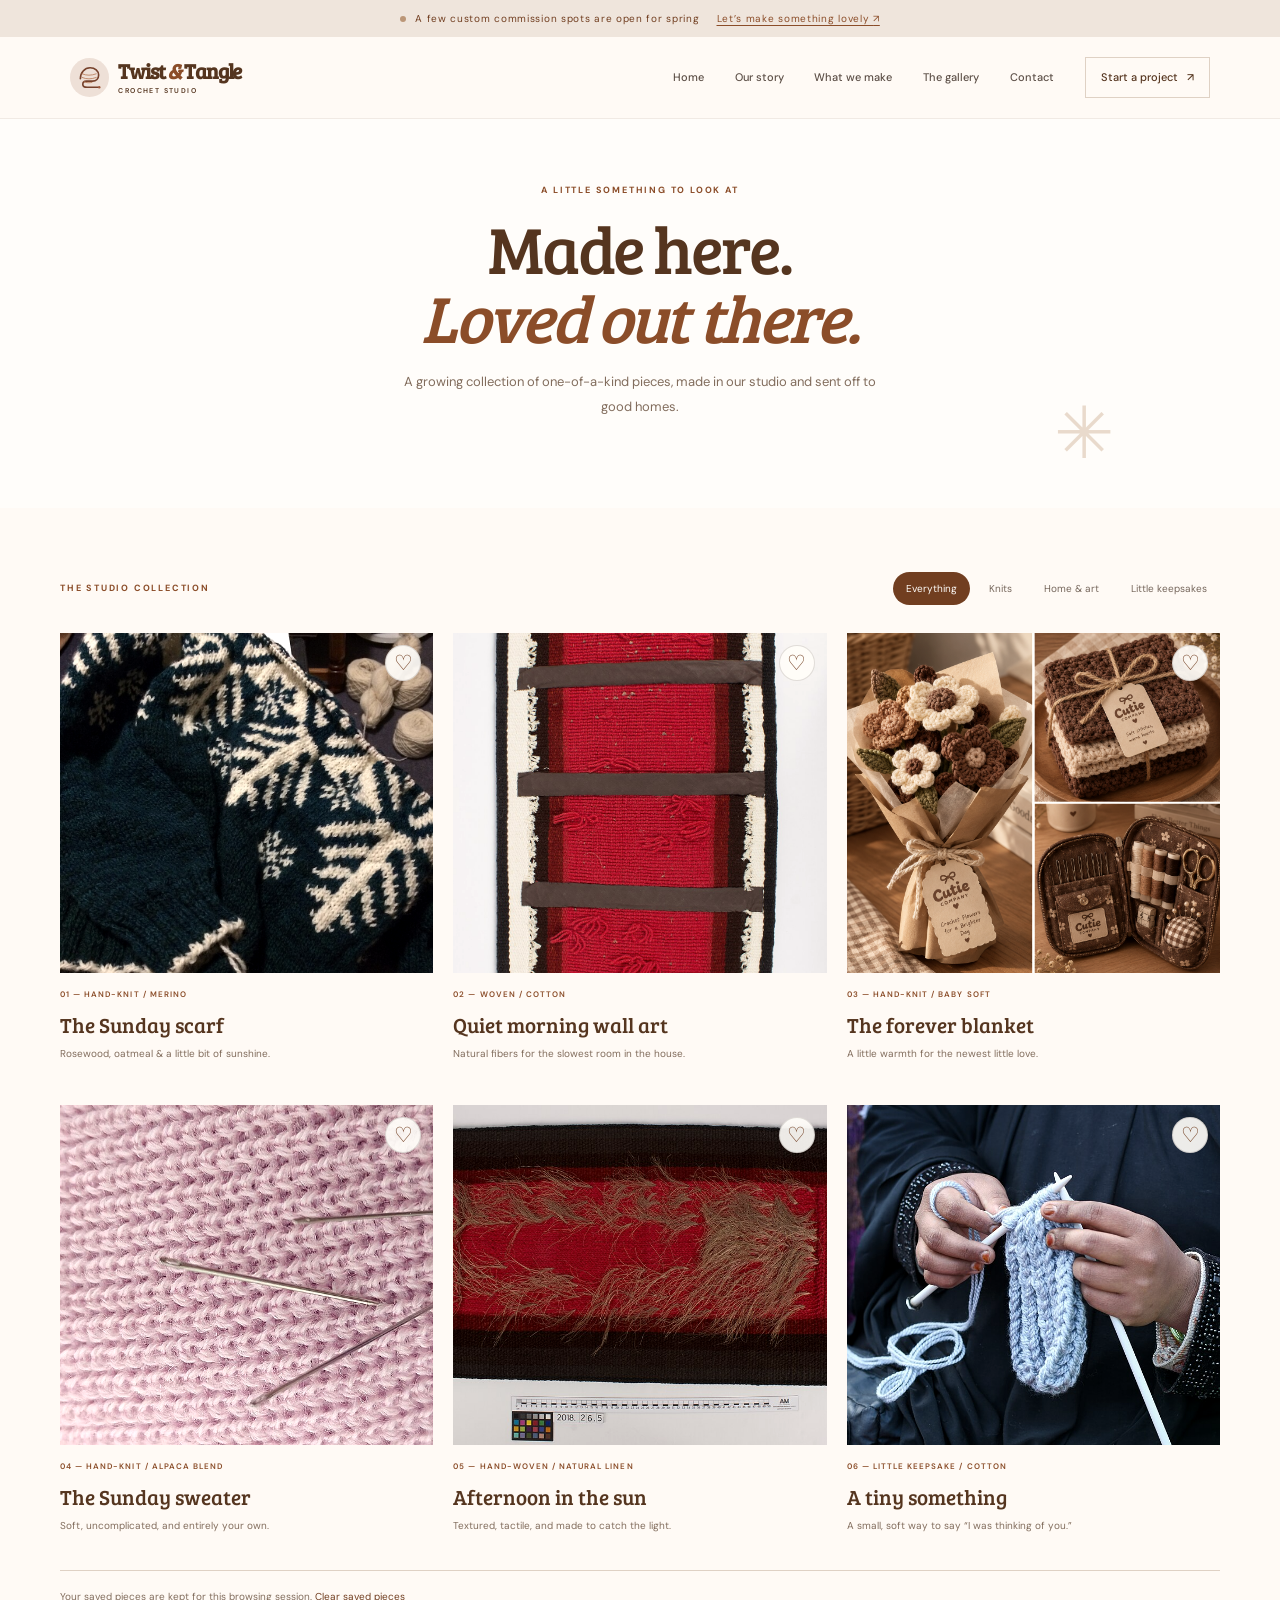
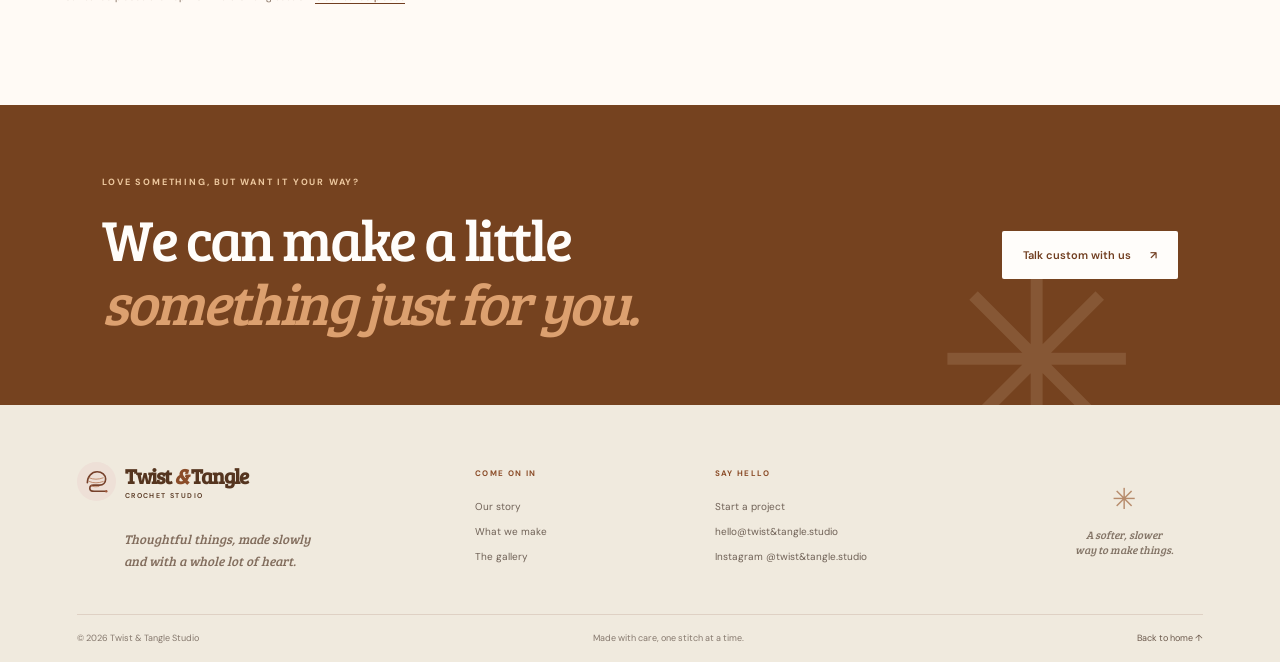
<file: work.html>
<!doctype html>
<html lang="en">
<head>
  <meta charset="utf-8">
  <meta name="viewport" content="width=device-width, initial-scale=1">
  <meta name="theme-color" content="#fffaf5">
  <meta name="description" content="Browse handmade knitwear, original fiber art, and little heirloom pieces from Twist & Tangle Studio.">
  <title>The gallery — Twist &amp; Tangle Studio</title>
  <link rel="icon" href="assets/images/mark.svg" type="image/svg+xml">
  <link rel="stylesheet" href="assets/css/style.css">
  <script src="assets/js/main.js" defer></script>
</head>
<body>
  <div class="announcement"><span class="announcement__dot"></span> A few custom commission spots are open for spring <a href="index.html#contact">Let’s make something lovely <span aria-hidden="true">↗</span></a></div>
  <header class="site-header"><a class="brand" href="index.html#top" aria-label="Twist and Tangle Studio home"><img class="brand__mark" src="assets/images/mark.svg" alt=""><span class="brand__text">Twist <span>&amp;</span> Tangle<small>CROCHET STUDIO</small></span></a><button class="menu-toggle" type="button" aria-expanded="false" aria-controls="primary-nav" aria-label="Open navigation"><span></span><span></span></button><nav class="primary-nav" id="primary-nav" aria-label="Main navigation"><a href="index.html#top">Home</a><a href="index.html#studio">Our story</a><a href="index.html#services">What we make</a><a href="index.html#work">The gallery</a><a href="index.html#contact">Contact</a><a class="nav-cta" href="index.html#contact">Start a project <span aria-hidden="true">↗</span></a></nav></header>
  <main>
    <section class="page-hero page-hero--center"><p class="eyebrow">A LITTLE SOMETHING TO LOOK AT</p><h1>Made here.<br><span class="serif-italic">Loved out there.</span></h1><p>A growing collection of one-of-a-kind pieces, made in our studio and sent off to good homes.</p><span class="page-hero__ornament" aria-hidden="true">✳</span></section>
    <section class="gallery-section section">
      <div class="gallery-toolbar"><p class="eyebrow">THE STUDIO COLLECTION <span class="saved-count-label"></span></p><div class="filter-list" role="group" aria-label="Filter gallery"><button class="filter-button is-active" type="button" data-filter="all" aria-pressed="true">Everything</button><button class="filter-button" type="button" data-filter="knits" aria-pressed="false">Knits</button><button class="filter-button" type="button" data-filter="home" aria-pressed="false">Home &amp; art</button><button class="filter-button" type="button" data-filter="gifts" aria-pressed="false">Little keepsakes</button></div></div>
      <div class="gallery-grid">
        <article class="gallery-card" data-category="knits"><div class="gallery-card__image gallery-card__image--rose"><img src="assets/images/photos/handspun-yarn.jpg" alt="Hand-knit wool sweater with balls of natural yarn"><button class="save-button" type="button" aria-label="Save The Sunday scarf" aria-pressed="false" data-save="The Sunday scarf">♡</button></div><span>01 — HAND-KNIT / MERINO</span><h2>The Sunday scarf</h2><p>Rosewood, oatmeal &amp; a little bit of sunshine.</p></article>
        <article class="gallery-card" data-category="home"><div class="gallery-card__image gallery-card__image--sage"><img src="assets/images/photos/wall-hanging.jpg" alt="Handwoven red and dark brown textile wall hanging"><button class="save-button" type="button" aria-label="Save Quiet morning wall art" aria-pressed="false" data-save="Quiet morning wall art">♡</button></div><span>02 — WOVEN / COTTON</span><h2>Quiet morning wall art</h2><p>Natural fibers for the slowest room in the house.</p></article>
        <article class="gallery-card" data-category="gifts"><div class="gallery-card__image gallery-card__image--sand"><img src="assets/images/photos/c.png" alt="Hands knitting a bright pink wool piece"><button class="save-button" type="button" aria-label="Save The forever blanket" aria-pressed="false" data-save="The forever blanket">♡</button></div><span>03 — HAND-KNIT / BABY SOFT</span><h2>The forever blanket</h2><p>A little warmth for the newest little love.</p></article>
        <article class="gallery-card" data-category="knits"><div class="gallery-card__image gallery-card__image--sand"><img src="assets/images/photos/needles-wool.jpg" alt="Knitting needles resting on soft pink wool"><button class="save-button" type="button" aria-label="Save The Sunday sweater" aria-pressed="false" data-save="The Sunday sweater">♡</button></div><span>04 — HAND-KNIT / ALPACA BLEND</span><h2>The Sunday sweater</h2><p>Soft, uncomplicated, and entirely your own.</p></article>
        <article class="gallery-card" data-category="home"><div class="gallery-card__image gallery-card__image--rose"><img src="assets/images/photos/wall-hanging-detail.jpg" alt="Close view of a handwoven red wool wall textile"><button class="save-button" type="button" aria-label="Save Afternoon in the sun" aria-pressed="false" data-save="Afternoon in the sun">♡</button></div><span>05 — HAND-WOVEN / NATURAL LINEN</span><h2>Afternoon in the sun</h2><p>Textured, tactile, and made to catch the light.</p></article>
        <article class="gallery-card" data-category="gifts"><div class="gallery-card__image gallery-card__image--sage"><img src="assets/images/photos/knitting-maker.jpg" alt="A maker knitting a small wool keepsake by hand"><button class="save-button" type="button" aria-label="Save A tiny something" aria-pressed="false" data-save="A tiny something">♡</button></div><span>06 — LITTLE KEEPSAKE / COTTON</span><h2>A tiny something</h2><p>A small, soft way to say “I was thinking of you.”</p></article>
      </div>
      <p class="gallery-empty" hidden>No pieces in this collection just yet. Try another filter.</p>
      <p class="gallery-session-note">Your saved pieces are kept for this browsing session. <button type="button" class="clear-saved">Clear saved pieces</button></p>
     
    </section>
    <section class="closing-cta"><div><p class="eyebrow">LOVE SOMETHING, BUT WANT IT YOUR WAY?</p><h2>We can make a little<br><span class="serif-italic">something just for you.</span></h2></div><a class="button button--light" href="index.html#contact">Talk custom with us <span aria-hidden="true">↗</span></a><span class="closing-cta__flower" aria-hidden="true">✳</span></section>
  </main>
  <footer class="site-footer"><div class="footer-main"><div class="footer-about"><a class="brand brand--footer" href="index.html#top"><img class="brand__mark" src="assets/images/mark.svg" alt=""><span class="brand__text">Twist <span>&amp;</span> Tangle<small>CROCHET STUDIO</small></span></a><p>Thoughtful things, made slowly<br>and with a whole lot of heart.</p></div><div class="footer-column"><span class="footer-heading">COME ON IN</span><a href="index.html#studio">Our story</a><a href="index.html#services">What we make</a><a href="index.html#work">The gallery</a></div><div class="footer-column"><span class="footer-heading">SAY HELLO</span><a href="index.html#contact">Start a project</a><a href="mailto:hello@twist&tangle.studio">hello@twist&tangle.studio</a><span>Instagram <span aria-label="at">@</span>twist&tangle.studio</span></div><div class="footer-note"><span aria-hidden="true">✳</span><p>A softer, slower<br>way to make things.</p></div></div><div class="footer-bottom"><span>© <span data-year>2025</span> Twist &amp; Tangle Studio</span><span>Made with care, one stitch at a time.</span><a href="index.html#top">Back to home <span aria-hidden="true">↑</span></a></div></footer>
  <div class="toast" role="status" aria-live="polite"></div>
</body>
</html>
</file>
<file: assets/css/style.css>
@import url('https://fonts.googleapis.com/css2?family=Bree+Serif&family=DM+Sans:wght@400;500;600;700&family=Lobster+Two:ital,wght@0,400;0,700;1,400;1,700&display=swap');

:root {
  --paper: #fffaf5;
  --paper-deep: #efe5dc;
  --white: #fffdfa;
  --ink: #55351f;
  --muted: #826d5d;
  --clay: #8b4d29;
  --clay-dark: #713e20;
  --forest: #75421f;
  --forest-soft: #865637;
  --brass: #bb9677;
  --rose: #eee0d8;
  --sage: #e7ded4;
  --sand: #ead9c4;
  --line: #dfd1c4;
  --serif: "Bree Serif", Georgia, "Times New Roman", serif;
  --script: "Lobster Two", cursive;
  --sans: "DM Sans", "Segoe UI", sans-serif;
  --content: 1160px;
}

* { box-sizing: border-box; }
html { scroll-behavior: smooth; scroll-padding-top: 100px; }
body { margin: 0; color: var(--ink); background: var(--paper); font-family: var(--sans); font-size: 15px; line-height: 1.7; -webkit-font-smoothing: antialiased; }
body::before { position: fixed; z-index: 30; top: 0; left: 0; width: var(--scroll-progress, 0%); height: 3px; background: var(--clay); content: ""; pointer-events: none; transition: width .12s linear; }
img { display: block; max-width: 100%; }
a { color: inherit; text-decoration: none; }
button, input, textarea, select { font: inherit; }
button, a { -webkit-tap-highlight-color: transparent; }
button:focus-visible, a:focus-visible, input:focus-visible, textarea:focus-visible, select:focus-visible, summary:focus-visible { outline: 2px solid var(--clay); outline-offset: 4px; }
::selection { color: var(--white); background: var(--clay); }

.announcement { display: flex; min-height: 37px; justify-content: center; align-items: center; gap: 9px; padding: 5px 18px; color: var(--clay-dark); background: var(--paper-deep); font-size: 10px; letter-spacing: .07em; text-align: center; }
.announcement__dot { width: 6px; height: 6px; flex: 0 0 6px; border-radius: 50%; background: var(--brass); }
.announcement a { margin-left: 8px; color: var(--clay); text-decoration: underline; text-underline-offset: 3px; }
.site-header { position: sticky; z-index: 20; top: 0; display: flex; height: 82px; align-items: center; justify-content: space-between; padding: 0 max(calc((100vw - var(--content)) / 2), 5.5vw); border-bottom: 1px solid rgba(85,53,31,.08); background: rgba(255,250,245,.95); backdrop-filter: blur(14px); }
.brand { display: inline-flex; min-width: 176px; align-items: center; gap: 9px; }
.brand__mark { width: 39px; height: 43px; }
.brand__text { font-family: var(--serif); font-size: 21px; font-weight: 700; letter-spacing: -.055em; line-height: 1.04; }
.brand__text > span { color: var(--clay); font-style: italic; }
.brand__text small { display: block; margin-top: 5px; font-family: var(--sans); font-size: 7px; font-weight: 600; letter-spacing: .2em; }
.primary-nav { display: flex; align-items: center; gap: clamp(16px, 2.4vw, 34px); }
.primary-nav > a { color: #5d5048; font-size: 11px; font-weight: 500; transition: color .2s ease; }
.primary-nav > a:hover, .primary-nav > a[aria-current] { color: var(--clay); }
.primary-nav > .nav-cta { display: flex; min-height: 41px; align-items: center; gap: 9px; padding: 0 15px; border: 1px solid var(--line); color: var(--ink); }
.primary-nav > .nav-cta:hover { border-color: var(--clay); background: var(--white); }
.nav-quote-count { display: inline-grid; width: 19px; height: 19px; place-items: center; border-radius: 50%; color: white; background: var(--clay); font-size: 10px; }
.nav-quote-count[hidden] { display: none; }
.menu-toggle { display: none; }

.hero { position: relative; display: grid; width: min(100%, 1440px); min-height: 585px; grid-template-columns: 1fr 1fr; align-items: center; gap: 30px; overflow: hidden; margin: 0 auto; padding: 58px max(calc((100vw - var(--content)) / 2), 8vw) 70px; background-color: var(--white); background-image: radial-gradient(circle, rgba(187,150,119,.4) 1.4px, transparent 1.9px), radial-gradient(circle, rgba(187,150,119,.4) 1.4px, transparent 1.9px); background-position: 7% 48%, 91% 70%; background-size: 74px 88px, 54px 72px; background-repeat: no-repeat; }
.hero::before { position: absolute; top: -57px; left: -46px; width: 170px; height: 144px; border-radius: 33% 67% 70% 30% / 52% 40% 60% 48%; background: var(--paper-deep); content: ""; opacity: .82; }
.hero::after { position: absolute; top: 7%; right: 3%; width: 132px; height: 72px; border-top: 3px dashed var(--brass); border-radius: 50%; content: ""; opacity: .9; transform: rotate(-24deg); }
.hero__copy { position: relative; z-index: 2; max-width: 510px; padding: 22px 0; }
.eyebrow { margin: 0 0 18px; color: var(--clay); font-size: 9px; font-weight: 700; letter-spacing: .2em; line-height: 1.5; }
.eyebrow__line { display: inline-block; width: 25px; height: 1px; margin: 0 9px 3px 0; background: var(--clay); }
h1, h2, h3, p { margin-top: 0; }
h1, h2, h3, blockquote { font-family: var(--serif); }
h1 { margin-bottom: 19px; font-size: clamp(49px, 6vw, 76px); font-weight: 400; letter-spacing: -.035em; line-height: 1.04; }
.serif-italic { color: var(--clay); font-style: italic; font-weight: 500; }
.hero h1 .serif-italic { font-family: var(--script); font-size: 1.1em; font-style: italic; font-weight: 700; letter-spacing: -.015em; }
.hero__intro { max-width: 385px; margin-bottom: 27px; color: var(--muted); font-size: 14px; line-height: 1.85; }
.hero__actions { display: flex; flex-wrap: wrap; align-items: center; gap: 25px; }
.button { display: inline-flex; min-height: 48px; align-items: center; justify-content: center; gap: 19px; padding: 0 20px; border: 1px solid transparent; border-radius: 2px; font-size: 11px; font-weight: 600; transition: transform .2s ease, background .2s ease, color .2s ease; }
.button:hover { transform: translateY(-2px); }
.button--dark { color: var(--white); background: var(--clay-dark); }
.button--dark:hover { background: var(--forest-soft); }
.button--light { color: var(--clay-dark); background: var(--white); }
.button--light:hover { color: var(--white); background: transparent; border-color: rgba(255,255,255,.7); }
.text-link { display: inline-flex; align-items: center; gap: 11px; padding: 0; border: 0; color: var(--clay-dark); background: none; font-size: 11px; font-weight: 600; cursor: pointer; }
.text-link span { transition: transform .2s ease; }
.text-link:hover span { transform: translateX(4px); }
.hero__note { display: flex; align-items: center; gap: 8px; margin-top: 52px; color: #897b6c; font-family: var(--serif); font-size: 12px; font-style: italic; }
.scroll-cue { display: inline-flex; align-items: center; gap: 9px; margin-top: 23px; color: #847365; font-size: 9px; letter-spacing: .08em; }
.scroll-cue__line { position: relative; width: 1px; height: 28px; overflow: hidden; background: #d9c9b8; }
.scroll-cue__line::after { position: absolute; top: -10px; left: 0; width: 1px; height: 10px; background: var(--clay); content: ""; animation: scroll-cue 1.8s ease-in-out infinite; }
@keyframes scroll-cue { to { transform: translateY(38px); } }
.note-flower { color: #bb9473; font-size: 17px; }
.hero__art { position: relative; z-index: 1; width: 100%; max-width: 355px; justify-self: end; }
.hero__art::before { position: absolute; z-index: -1; inset: 4% -2% -1% 1%; border-radius: 56% 44% 35% 65% / 38% 59% 41% 62%; background: var(--paper-deep); content: ""; transform: rotate(7deg); }
.hero__art-frame { position: relative; width: 100%; aspect-ratio: 2 / 3; overflow: hidden; border-radius: 48% 48% 18% 18% / 20% 20% 8% 8%; background: var(--sand); box-shadow: 0 18px 45px rgba(85,53,31,.12); transform: rotate(-2deg); }
.hero__art-frame img { width: 100%; height: 100%; object-fit: cover; object-position: center; }
.hero__stamp { position: absolute; right: -7px; bottom: 38px; display: flex; width: 91px; height: 91px; flex-direction: column; align-items: center; justify-content: center; border: 1px solid var(--brass); border-radius: 50%; color: var(--clay-dark); background: var(--paper); font-size: 7px; letter-spacing: .13em; transform: rotate(9deg); }
.hero__stamp strong { font-size: 24px; line-height: 1.1; }
.hero__caption { position: absolute; right: 11px; bottom: -27px; color: #887664; font-family: var(--serif); font-size: 11px; font-style: italic; }
.hero__corner { position: absolute; width: 105px; height: 75px; border: 1px dashed var(--brass); opacity: .65; }
.hero__corner--top { top: 25px; right: 48%; border-width: 1px 1px 0 0; border-radius: 0 85% 0 0; transform: rotate(10deg); }
.hero__corner--bottom { bottom: 22px; left: 13%; border-width: 0 0 1px 1px; border-radius: 0 0 0 85%; transform: rotate(-8deg); }
.hero__stitches { position: absolute; color: #b99a7a; font-size: 28px; letter-spacing: .23em; opacity: .75; }
.hero__stitches--one { top: 38px; right: 15%; transform: rotate(-19deg); }

.intro-strip { display: flex; min-height: 72px; align-items: center; justify-content: center; gap: clamp(20px, 4vw, 57px); padding: 14px 20px; color: #f8f1e8; background: var(--forest); }
.intro-strip p { margin: 0; font-family: var(--serif); font-size: 13px; font-style: italic; }
.intro-strip__ornament { color: #d7b896; font-size: 12px; }
.section { width: min(100% - 64px, var(--content)); margin: 0 auto; padding: 100px 0; }
.hero[id="top"], .welcome-section, .offerings-section, .featured-work, .home-faq, .contact-layout[id="contact"], .closing-cta { scroll-margin-top: 95px; }
.welcome-section { display: grid; grid-template-columns: 1fr 1fr; align-items: end; gap: 12%; }
.section-heading h2, .section-topline h2, .process-section h2, .faq-section h2, .section--compact h2 { margin: 0; font-size: clamp(35px, 4.5vw, 52px); font-weight: 500; letter-spacing: -.045em; line-height: 1.13; }
.welcome-section__body { max-width: 440px; padding-bottom: 3px; }
.welcome-section__body > p { margin-bottom: 24px; color: var(--muted); font-size: 14px; line-height: 1.9; }
.section-topline { display: flex; align-items: end; justify-content: space-between; gap: 20px; margin-bottom: 34px; }
.section-topline .eyebrow { margin-bottom: 11px; }
.section-topline h2 { font-size: clamp(34px, 4vw, 45px); }
.offering-grid { display: grid; grid-template-columns: repeat(3, 1fr); gap: 17px; }
.offering-card { position: relative; display: flex; min-height: 292px; flex-direction: column; align-items: flex-start; padding: 23px 24px 21px; overflow: hidden; transition: transform .24s ease; }
.offering-card:hover { transform: translateY(-5px); }
.offering-card--rose { background: #eed9cb; }
.offering-card--sand { background: #e9dfcd; }
.offering-card--sage { background: #e6ddd3; }
.offering-card__number { color: #877365; font-size: 8px; font-weight: 600; letter-spacing: .16em; }
.offering-card__illustration { position: absolute; top: 38px; right: 22px; color: rgba(139,83,53,.26); font-family: var(--serif); font-size: 87px; font-style: italic; line-height: 1; }
.offering-card h3 { margin: auto 0 8px; font-size: 26px; font-weight: 500; letter-spacing: -.025em; }
.offering-card p { max-width: 245px; margin-bottom: 16px; color: #74665b; font-size: 11px; line-height: 1.8; }
.offering-card__link { display: flex; width: 100%; justify-content: space-between; padding-top: 12px; border-top: 1px solid rgba(57,43,35,.18); color: var(--clay-dark); font-size: 10px; font-weight: 600; }
.studio-values { padding: 0 max(calc((100vw - var(--content)) / 2), 5vw); background: #eee8dc; }
.studio-values__inner { display: grid; min-height: 155px; grid-template-columns: repeat(3, 1fr) auto; align-items: center; gap: 25px; }
.studio-values article { display: grid; grid-template-columns: 26px 1fr; align-items: baseline; column-gap: 8px; }
.studio-values article > span { grid-row: span 2; color: var(--clay); font-family: var(--serif); font-size: 15px; font-style: italic; }
.studio-values article h3 { margin: 0 0 3px; font-size: 16px; font-weight: 500; }
.studio-values article p { margin: 0; color: var(--muted); font-size: 9px; }
.studio-values__link { display: inline-flex; align-items: center; gap: 8px; color: var(--clay-dark); font-size: 9px; font-weight: 600; white-space: nowrap; }
.home-process { background: var(--white); }
.home-process .section { padding-top: 80px; padding-bottom: 85px; }
.home-process .section-topline { margin-bottom: 28px; }
.home-process__steps { display: grid; grid-template-columns: repeat(3, 1fr); gap: 24px; }
.home-process__steps article { padding: 17px 18px 19px 0; border-top: 1px solid var(--line); }
.home-process__steps article > span { color: var(--clay); font-family: var(--serif); font-size: 16px; font-style: italic; }
.home-process__steps h3 { margin: 6px 0; font-size: 19px; font-weight: 500; }
.home-process__steps p { max-width: 285px; margin: 0; color: var(--muted); font-size: 10px; line-height: 1.8; }
.quote-band { display: flex; min-height: 240px; flex-direction: column; align-items: center; justify-content: center; padding: 45px 22px; color: var(--white); background: var(--forest-soft); text-align: center; }
.quote-band__mark { height: 32px; color: #e1c3a2; font-family: var(--serif); font-size: 60px; line-height: .9; }
.quote-band blockquote { max-width: 650px; margin: 7px auto 17px; font-size: clamp(25px, 3.1vw, 36px); font-style: italic; font-weight: 500; line-height: 1.35; }
.quote-band__caption { color: #ead8c6; font-size: 8px; font-weight: 600; letter-spacing: .18em; }
.featured-grid { display: grid; grid-template-columns: repeat(3, 1fr); gap: 19px; }
.featured-card { display: block; }
.featured-card img { width: 100%; aspect-ratio: 1.05 / .95; margin-bottom: 17px; object-fit: cover; background: var(--sand); transition: transform .3s ease; }
.featured-card img, .gallery-card__image img, .hero__art-frame img, .page-hero__art img { filter: saturate(.86) sepia(.06) contrast(1.04); }
.featured-card:hover img { transform: translateY(-4px); }
.featured-card > span, .gallery-card > span { display: block; margin-bottom: 5px; color: var(--clay); font-size: 8px; font-weight: 600; letter-spacing: .13em; }
.featured-card h3 { margin: 0; font-size: 20px; font-weight: 500; }
.home-faq { background: #eee8dc; }
.home-faq .section { display: grid; grid-template-columns: .8fr 1.2fr; align-items: start; gap: 12%; padding-top: 78px; padding-bottom: 78px; }
.home-faq__intro > h2 { margin: 0 0 13px; font-size: clamp(35px, 4.5vw, 49px); font-weight: 500; letter-spacing: -.045em; line-height: 1.13; }
.home-faq__intro > p:not(.eyebrow) { max-width: 300px; margin-bottom: 19px; color: var(--muted); font-size: 11px; line-height: 1.8; }
.back-to-top { position: fixed; z-index: 25; right: 22px; bottom: 22px; display: grid; width: 42px; height: 42px; place-items: center; border: 1px solid var(--line); border-radius: 50%; color: var(--clay-dark); background: rgba(255,253,249,.95); box-shadow: 0 4px 14px rgba(57,43,35,.09); font-size: 17px; opacity: 0; pointer-events: none; transform: translateY(8px); transition: opacity .2s ease, transform .2s ease; }
.back-to-top.is-visible { opacity: 1; pointer-events: auto; transform: translateY(0); }
.back-to-top:hover { color: white; background: var(--clay-dark); }
.closing-cta { position: relative; display: flex; min-height: 300px; align-items: center; justify-content: space-between; gap: 35px; overflow: hidden; padding: 55px max(calc((100vw - var(--content)) / 2), 8vw); color: var(--white); background: var(--forest); }
.closing-cta .eyebrow { color: #edc89f; }
.closing-cta h2 { margin: 0; font-size: clamp(38px, 5vw, 58px); font-weight: 500; letter-spacing: -.045em; line-height: 1.1; }
.closing-cta h2 .serif-italic { color: #dca06f; }
.closing-cta__flower { position: absolute; right: 11%; bottom: -82px; color: rgba(242,218,191,.14); font-size: 245px; line-height: 1; pointer-events: none; }
.closing-cta .button { position: relative; z-index: 1; flex: 0 0 auto; }

.site-footer { padding: 55px max(calc((100vw - var(--content)) / 2), 6vw) 0; background: #f0eade; }
.footer-main { display: grid; grid-template-columns: 1.6fr .9fr 1.3fr .7fr; gap: 36px; padding-bottom: 42px; }
.brand--footer { min-width: auto; }
.footer-about > p { margin: 16px 0 0 47px; color: var(--muted); font-family: var(--serif); font-size: 13px; font-style: italic; line-height: 1.7; }
.footer-column { display: flex; flex-direction: column; align-items: flex-start; gap: 8px; padding-top: 7px; }
.footer-heading { margin-bottom: 9px; color: var(--clay); font-size: 8px; font-weight: 700; letter-spacing: .17em; }
.footer-column a, .footer-column > span:not(.footer-heading) { color: #6f6156; font-size: 10px; }
.footer-column a:hover, .footer-bottom a:hover { color: var(--clay); }
.footer-note { display: flex; flex-direction: column; align-items: center; justify-content: center; color: #b68b6b; text-align: center; }
.footer-note > span { font-size: 29px; }
.footer-note p { margin: 3px 0 0; color: #837466; font-family: var(--serif); font-size: 11px; font-style: italic; line-height: 1.4; }
.footer-bottom { display: flex; min-height: 48px; align-items: center; justify-content: space-between; gap: 15px; border-top: 1px solid var(--line); color: #85786d; font-size: 9px; }
.footer-bottom a { color: #6b594c; }
.photo-credit, .photo-credits { color: #827467; font-size: 9px; line-height: 1.7; }
.photo-credit { margin: 8px 4px 0; text-align: right; }
.photo-credit a, .photo-credits a { color: var(--clay-dark); text-decoration: underline; text-underline-offset: 2px; }
.photo-credits { margin: 16px 0 0; }
.toast { position: fixed; z-index: 50; right: 22px; bottom: 22px; max-width: min(360px, calc(100vw - 44px)); padding: 12px 17px; border: 1px solid #c7aa8e; color: var(--white); background: var(--clay-dark); box-shadow: 0 8px 25px rgba(57,43,35,.17); font-size: 12px; opacity: 0; pointer-events: none; transform: translateY(8px); transition: opacity .2s ease, transform .2s ease; }
.toast.is-visible { opacity: 1; transform: translateY(0); }

.page-hero { position: relative; overflow: hidden; background: var(--white); }
.page-hero--split { display: grid; min-height: 455px; grid-template-columns: 1fr 1fr; align-items: center; gap: 40px; padding: 60px max(calc((100vw - var(--content)) / 2), 9vw); }
.page-hero--split > div:first-child { position: relative; z-index: 1; }
.page-hero--split h1, .page-hero--center h1 { margin-bottom: 18px; font-size: clamp(47px, 5.6vw, 67px); }
.page-hero--split > div:first-child > p:not(.eyebrow), .page-hero--center > p:not(.eyebrow) { max-width: 435px; margin-bottom: 25px; color: var(--muted); font-size: 13px; line-height: 1.9; }
.page-hero__art { width: min(100%, 390px); justify-self: end; }
.page-hero__art img { width: 100%; aspect-ratio: 1; border-radius: 50%; background: var(--sand); object-fit: cover; }
.page-hero__art .photo-credit { margin-right: 12px; }
.page-hero--center { display: flex; min-height: 355px; flex-direction: column; align-items: center; justify-content: center; padding: 65px 22px; text-align: center; }
.page-hero--center > p:not(.eyebrow) { max-width: 490px; margin-bottom: 24px; }
.page-hero--center .eyebrow { margin-bottom: 15px; }
.page-hero__ornament { position: absolute; right: 13%; bottom: 13px; color: #c9a889; font-size: 72px; opacity: .4; }
.story-section { display: grid; grid-template-columns: .85fr 1fr; gap: 14%; }
.story-copy { max-width: 500px; }
.story-copy p:not(.lead) { margin-bottom: 17px; color: var(--muted); font-size: 13px; line-height: 1.9; }
.story-copy .lead { color: var(--clay-dark); font-family: var(--serif); font-size: 22px; line-height: 1.55; }
.story-copy .text-link { margin-top: 5px; }
.values-section { background: #eee8dc; }
.section--compact { padding-top: 78px; padding-bottom: 80px; }
.section--compact > h2 { margin-bottom: 35px; }
.values-grid { display: grid; grid-template-columns: repeat(3, 1fr); gap: 25px; }
.values-grid article { padding-top: 16px; border-top: 1px solid #cbbbab; }
.values-grid article > span, .process-grid article > span { color: var(--clay); font-family: var(--serif); font-size: 17px; font-style: italic; }
.values-grid h3, .process-grid h3 { margin: 9px 0 7px; font-size: 21px; font-weight: 500; }
.values-grid p, .process-grid p { max-width: 285px; margin: 0; color: var(--muted); font-size: 11px; line-height: 1.85; }
.maker-note { display: flex; min-height: 260px; align-items: center; justify-content: center; gap: 35px; padding: 45px 25px; background: var(--white); }
.maker-note__flower { color: #bd9778; font-size: 58px; }
.maker-note blockquote { max-width: 510px; margin: 0 0 15px; font-size: clamp(24px, 3vw, 34px); font-style: italic; line-height: 1.35; }
.maker-note div > span { color: var(--muted); font-size: 10px; }

.services-list { padding-top: 35px; padding-bottom: 70px; }
.service-row { display: grid; grid-template-columns: 150px 1fr 210px; gap: 32px; align-items: start; padding: 39px 0; border-bottom: 1px solid var(--line); scroll-margin-top: 100px; }
.service-row:first-child { border-top: 1px solid var(--line); }
.service-row__number { padding-top: 12px; color: var(--clay); font-size: 8px; font-weight: 700; letter-spacing: .13em; }
.service-row h2 { margin: 0 0 10px; font-size: 32px; font-weight: 500; }
.service-row > div:nth-child(2) > p { max-width: 590px; margin-bottom: 17px; color: var(--muted); font-size: 12px; line-height: 1.9; }
.service-tags { display: flex; flex-wrap: wrap; gap: 8px; }
.service-tags span { padding: 5px 10px; border: 1px solid #ded1c2; border-radius: 99px; color: #76675a; font-size: 9px; }
.service-row__aside { display: flex; flex-direction: column; align-items: flex-end; gap: 19px; padding-top: 1px; }
.service-row__icon { color: #c5a184; font-family: var(--serif); font-size: 55px; line-height: 1; }
.process-section { background: #eee8dc; }
.process-section .section { padding-top: 80px; padding-bottom: 82px; }
.process-section h2 { margin-bottom: 38px; }
.process-grid { display: grid; grid-template-columns: repeat(4, 1fr); gap: 22px; }
.process-grid article { padding-top: 16px; border-top: 1px solid #cbbbab; }
.faq-section { display: grid; grid-template-columns: .8fr 1.2fr; gap: 12%; }
.faq-list details { border-bottom: 1px solid var(--line); }
.faq-list details:first-child { border-top: 1px solid var(--line); }
.faq-list summary { display: flex; min-height: 59px; align-items: center; justify-content: space-between; gap: 20px; cursor: pointer; list-style: none; font-family: var(--serif); font-size: 16px; }
.faq-list summary::-webkit-details-marker { display: none; }
.faq-list summary > span { color: var(--clay); font-family: var(--sans); font-size: 18px; transition: transform .2s ease; }
.faq-list details[open] summary > span { transform: rotate(45deg); }
.faq-list details > p { max-width: 560px; margin: 0 30px 18px 0; color: var(--muted); font-size: 11px; line-height: 1.8; }

.gallery-section { padding-top: 64px; }
.gallery-toolbar { display: flex; align-items: center; justify-content: space-between; gap: 20px; margin-bottom: 28px; }
.gallery-toolbar .eyebrow { margin: 0; }
.saved-count-label { padding-left: 8px; color: #8b7a6c; font-size: 8px; letter-spacing: .04em; }
.filter-list { display: flex; flex-wrap: wrap; gap: 6px; }
.filter-button { min-height: 33px; padding: 0 12px; border: 1px solid transparent; border-radius: 99px; color: #76675c; background: transparent; font-size: 10px; cursor: pointer; transition: background .2s ease, color .2s ease; }
.filter-button:hover { border-color: var(--line); }
.filter-button.is-active { color: var(--white); background: var(--clay-dark); }
.gallery-grid { display: grid; grid-template-columns: repeat(3, 1fr); gap: 43px 20px; }
.gallery-card { min-width: 0; }
.gallery-card[hidden] { display: none; }
.gallery-card__image { position: relative; aspect-ratio: 1 / .91; margin-bottom: 15px; overflow: hidden; }
.gallery-card__image--rose { background: #eee0d7; }
.gallery-card__image--sage { background: #e3e6dc; }
.gallery-card__image--sand { background: #eee8dc; }
.gallery-card__image img { width: 100%; height: 100%; object-fit: cover; transition: transform .3s ease; }
.gallery-card:hover .gallery-card__image img { transform: scale(1.025); }
.save-button { position: absolute; top: 12px; right: 12px; display: grid; width: 36px; height: 36px; place-items: center; border: 1px solid rgba(57,43,35,.15); border-radius: 50%; color: var(--clay-dark); background: rgba(255,253,249,.92); font-size: 21px; line-height: 1; cursor: pointer; transition: color .2s ease, background .2s ease, transform .2s ease; }
.save-button:hover { transform: scale(1.07); }
.save-button[aria-pressed="true"] { color: white; background: var(--clay-dark); }
.gallery-card > span { margin-bottom: 5px; }
.gallery-card h2 { margin: 0 0 3px; font-size: 21px; font-weight: 500; }
.gallery-card > p { margin: 0; color: var(--muted); font-size: 10px; }
.gallery-empty { padding: 30px; color: var(--muted); text-align: center; }
.gallery-session-note { margin: 36px 0 0; padding-top: 17px; border-top: 1px solid var(--line); color: var(--muted); font-size: 10px; }
.clear-saved { padding: 0; border: 0; color: var(--clay-dark); background: none; font-size: 10px; text-decoration: underline; text-underline-offset: 3px; cursor: pointer; }

.contact-hero { min-height: 340px; }
.contact-layout { display: grid; grid-template-columns: .78fr 1.22fr; gap: 12%; padding-top: 72px; padding-bottom: 95px; }
.contact-layout[id="contact"] { width: 100%; grid-template-columns: minmax(250px, .78fr) minmax(0, 1.22fr); gap: clamp(35px, 8vw, 115px); align-items: center; padding: 90px max(calc((100vw - var(--content)) / 2), 6vw); background: var(--paper-deep); }
.contact-card { display: flex; min-height: 270px; flex-direction: column; align-items: flex-start; justify-content: center; gap: 16px; padding: 34px; border: 1px solid var(--line); background: rgba(255,250,242,.72); }
.contact-card .eyebrow, .contact-card h2, .contact-card > p { margin-bottom: 0; }
.contact-card h2 { font-size: clamp(29px, 3vw, 38px); font-weight: 500; line-height: 1.2; }
.contact-card > p:not(.eyebrow) { color: var(--muted); font-size: 11px; line-height: 1.85; }
.contact-card .text-link { margin-top: 2px; }
.contact-layout[id="contact"] .inquiry-form { box-shadow: 0 15px 45px rgba(41,60,51,.12); }
.contact-details { position: relative; overflow: hidden; }
.contact-details h2 { margin: 0 0 16px; font-size: clamp(40px, 4.7vw, 55px); font-weight: 500; letter-spacing: -.05em; line-height: 1.1; }
.contact-details > p:not(.eyebrow) { max-width: 340px; margin-bottom: 27px; color: var(--muted); font-size: 12px; line-height: 1.9; }
.contact-detail { display: flex; align-items: flex-start; gap: 14px; margin-top: 20px; }
.contact-detail > span { color: #b68d6e; font-size: 17px; }
.contact-detail small { display: block; margin-bottom: 3px; color: var(--clay); font-size: 8px; font-weight: 700; letter-spacing: .14em; }
.contact-detail a, .contact-detail p { margin: 0; color: #62554b; font-size: 11px; }
.contact-flower { position: absolute; right: 12px; bottom: -80px; color: #e9dfd1; font-size: 190px; line-height: 1; }
.inquiry-form { position: relative; z-index: 1; padding: 30px; background: var(--white); box-shadow: 0 10px 38px rgba(79,59,42,.06); }
.form-heading { display: flex; align-items: start; justify-content: space-between; gap: 15px; }
.form-heading .eyebrow { margin-bottom: 21px; }
.draft-status { color: #8b7d6f; font-size: 9px; }
.inquiry-form label:not(.checkbox-label) { display: flex; flex: 1; flex-direction: column; gap: 7px; margin-bottom: 16px; color: #63554a; font-size: 10px; font-weight: 600; }
.form-row { display: flex; gap: 14px; }
.inquiry-form input:not([type="checkbox"]), .inquiry-form select, .inquiry-form textarea { width: 100%; min-height: 43px; padding: 10px 11px; border: 1px solid #e2d8cc; border-radius: 0; color: var(--ink); background: #fdfbf7; font-size: 11px; font-weight: 400; }
.inquiry-form textarea { min-height: 110px; resize: vertical; }
.inquiry-form input::placeholder, .inquiry-form textarea::placeholder { color: #a99c90; }
.checkbox-label { display: flex; align-items: flex-start; gap: 9px; margin: 3px 0 18px; color: #796b60; font-size: 10px; line-height: 1.6; }
.checkbox-label input { margin: 3px 0 0; accent-color: var(--clay-dark); }
.form-submit { width: 100%; border: 0; cursor: pointer; }
.form-footnote { margin: 12px 0 0; color: #94867b; font-size: 9px; line-height: 1.65; }
.form-message { margin: 10px 0 0; color: var(--clay-dark); font-size: 11px; }
.selected-inquiries { margin: 0 0 16px; padding: 12px; border: 1px dashed #cdbba8; color: #76675c; font-size: 10px; line-height: 1.8; }
.selected-inquiries strong { display: block; margin-bottom: 3px; color: var(--clay-dark); font-size: 9px; letter-spacing: .08em; text-transform: uppercase; }
.selected-inquiries ul { margin: 0; padding-left: 17px; }

@media (max-width: 900px) {
  .site-header { padding-right: 5vw; padding-left: 5vw; }
  .primary-nav { gap: 15px; }
  .primary-nav > a { font-size: 10px; }
  .hero { padding-right: 7vw; padding-left: 7vw; }
  .footer-main { grid-template-columns: 1.3fr 1fr 1.2fr; }
  .footer-note { display: none; }
  .service-row { grid-template-columns: 125px 1fr 170px; gap: 20px; }
  .contact-layout { gap: 7%; }
}
@media (max-width: 700px) {
  html { scroll-padding-top: 76px; }
  .announcement { min-height: 35px; font-size: 8px; }
  .announcement a { margin-left: 2px; }
  .site-header { height: 70px; }
  .brand { min-width: 0; }
  .brand__mark { width: 34px; height: 37px; }
  .brand__text { font-size: 19px; }
  .menu-toggle { display: flex; width: 40px; height: 40px; flex-direction: column; align-items: center; justify-content: center; gap: 6px; border: 1px solid var(--line); background: transparent; cursor: pointer; }
  .menu-toggle span { width: 17px; height: 1px; background: var(--ink); transition: transform .2s ease; }
  .menu-toggle[aria-expanded="true"] span:first-child { transform: translateY(3.5px) rotate(45deg); }
  .menu-toggle[aria-expanded="true"] span:last-child { transform: translateY(-3.5px) rotate(-45deg); }
  .primary-nav { position: absolute; top: 69px; right: 0; left: 0; display: none; flex-direction: column; align-items: stretch; gap: 0; padding: 8px 5vw 17px; border-bottom: 1px solid var(--line); background: var(--paper); box-shadow: 0 12px 18px rgba(57,43,35,.06); }
  .primary-nav.is-open { display: flex; }
  .primary-nav > a { padding: 11px 2px; font-size: 12px; }
  .primary-nav > .nav-cta { justify-content: space-between; margin-top: 7px; padding: 0 12px; }
  .hero { min-height: auto; grid-template-columns: 1fr; gap: 13px; padding: 60px 8vw 67px; }
  .hero__copy { padding: 0; }
  h1 { font-size: clamp(48px, 12vw, 68px); }
  .hero__intro { max-width: 350px; }
  .hero__note { margin-top: 28px; }
  .scroll-cue { margin-top: 18px; }
  .hero__art { width: min(72%, 355px); justify-self: center; margin: 10px auto 18px; }
  .hero__stamp { right: -17px; width: 75px; height: 75px; }
  .hero__caption { right: 0; bottom: -23px; }
  .hero__stitches--one { top: 18px; right: 5%; font-size: 21px; }
  .intro-strip { flex-wrap: wrap; gap: 6px 15px; min-height: 60px; }
  .intro-strip p { font-size: 11px; }
  .intro-strip p:last-child { display: none; }
  .section { width: min(100% - 40px, var(--content)); padding: 72px 0; }
  .hero[id="top"], .welcome-section, .offerings-section, .featured-work, .home-faq, .contact-layout[id="contact"], .closing-cta { scroll-margin-top: 78px; }
  .welcome-section, .story-section, .faq-section { grid-template-columns: 1fr; gap: 26px; }
  .section-heading h2, .section-topline h2, .process-section h2, .faq-section h2, .section--compact h2 { font-size: 39px; }
  .offering-grid { grid-template-columns: 1fr; }
  .offering-card { min-height: 255px; }
  .studio-values { padding: 0 20px; }
  .studio-values__inner { grid-template-columns: 1fr 1fr; gap: 18px 12px; padding: 24px 0; }
  .studio-values article { grid-template-columns: 22px 1fr; }
  .studio-values__link { grid-column: 1 / -1; padding-top: 5px; }
  .home-process .section { padding-top: 65px; padding-bottom: 68px; }
  .home-process__steps { grid-template-columns: 1fr; gap: 8px; }
  .home-process__steps article { padding: 13px 0; }
  .home-faq .section { grid-template-columns: 1fr; gap: 23px; padding-top: 62px; padding-bottom: 62px; }
  .section-topline { align-items: flex-start; flex-direction: column; }
  .section-topline > .text-link { margin-top: -10px; }
  .featured-grid { grid-template-columns: 1fr 1fr; gap: 25px 14px; }
  .featured-card:last-child { display: none; }
  .featured-card h3 { font-size: 17px; }
  .closing-cta { min-height: 290px; align-items: flex-start; flex-direction: column; justify-content: center; gap: 24px; padding: 48px 8vw; }
  .closing-cta h2 { font-size: 42px; }
  .closing-cta__flower { right: -10px; bottom: -60px; font-size: 170px; }
  .footer-main { grid-template-columns: 1fr 1fr; gap: 30px 18px; }
  .footer-about { grid-column: 1 / -1; }
  .footer-bottom { flex-wrap: wrap; justify-content: flex-start; gap: 7px 18px; padding: 12px 0; }
  .footer-bottom > span:nth-child(2) { display: none; }
  .page-hero--split { grid-template-columns: 1fr; gap: 23px; padding: 55px 8vw; }
  .page-hero--split h1, .page-hero--center h1 { font-size: clamp(45px, 11vw, 60px); }
  .page-hero__art { width: min(72%, 315px); justify-self: center; }
  .page-hero--center { min-height: 320px; padding: 55px 24px; }
  .page-hero__ornament { right: 4%; bottom: -5px; font-size: 52px; }
  .values-grid { grid-template-columns: 1fr; gap: 22px; }
  .section--compact { padding-top: 65px; padding-bottom: 65px; }
  .maker-note { gap: 17px; padding: 40px 23px; }
  .maker-note__flower { font-size: 38px; }
  .maker-note blockquote { font-size: 23px; }
  .service-row { grid-template-columns: 1fr; gap: 11px; padding: 28px 0; }
  .service-row__number { padding-top: 0; }
  .service-row__aside { flex-direction: row; align-items: center; justify-content: space-between; padding-top: 4px; }
  .service-row__icon { font-size: 40px; }
  .process-section .section { padding-top: 65px; padding-bottom: 65px; }
  .process-grid { grid-template-columns: 1fr 1fr; gap: 24px 18px; }
  .gallery-section { padding-top: 46px; }
  .gallery-toolbar { align-items: flex-start; flex-direction: column; }
  .filter-list { gap: 3px; }
  .filter-button { padding: 0 9px; font-size: 9px; }
  .gallery-grid { grid-template-columns: 1fr 1fr; gap: 28px 12px; }
  .gallery-card__image { margin-bottom: 11px; }
  .gallery-card h2 { font-size: 17px; }
  .gallery-card > p { font-size: 9px; }
  .gallery-card > span { font-size: 7px; }
  .save-button { top: 7px; right: 7px; width: 31px; height: 31px; font-size: 18px; }
  .back-to-top { right: 14px; bottom: 14px; width: 38px; height: 38px; }
  .contact-layout { grid-template-columns: 1fr; gap: 32px; padding-top: 55px; padding-bottom: 65px; }
  .contact-layout[id="contact"] { grid-template-columns: 1fr; gap: 30px; padding: 63px 20px; }
  .contact-card { min-height: auto; padding: 23px; }
  .contact-details { padding-bottom: 0; }
  .contact-flower { right: 0; bottom: -68px; font-size: 150px; }
  .inquiry-form { padding: 21px 17px; }
  .form-row { flex-direction: column; gap: 0; }
}
@media (prefers-reduced-motion: reduce) {
  *, *::before, *::after { scroll-behavior: auto !important; animation-duration: .01ms !important; animation-iteration-count: 1 !important; transition-duration: .01ms !important; }
}
</file>
